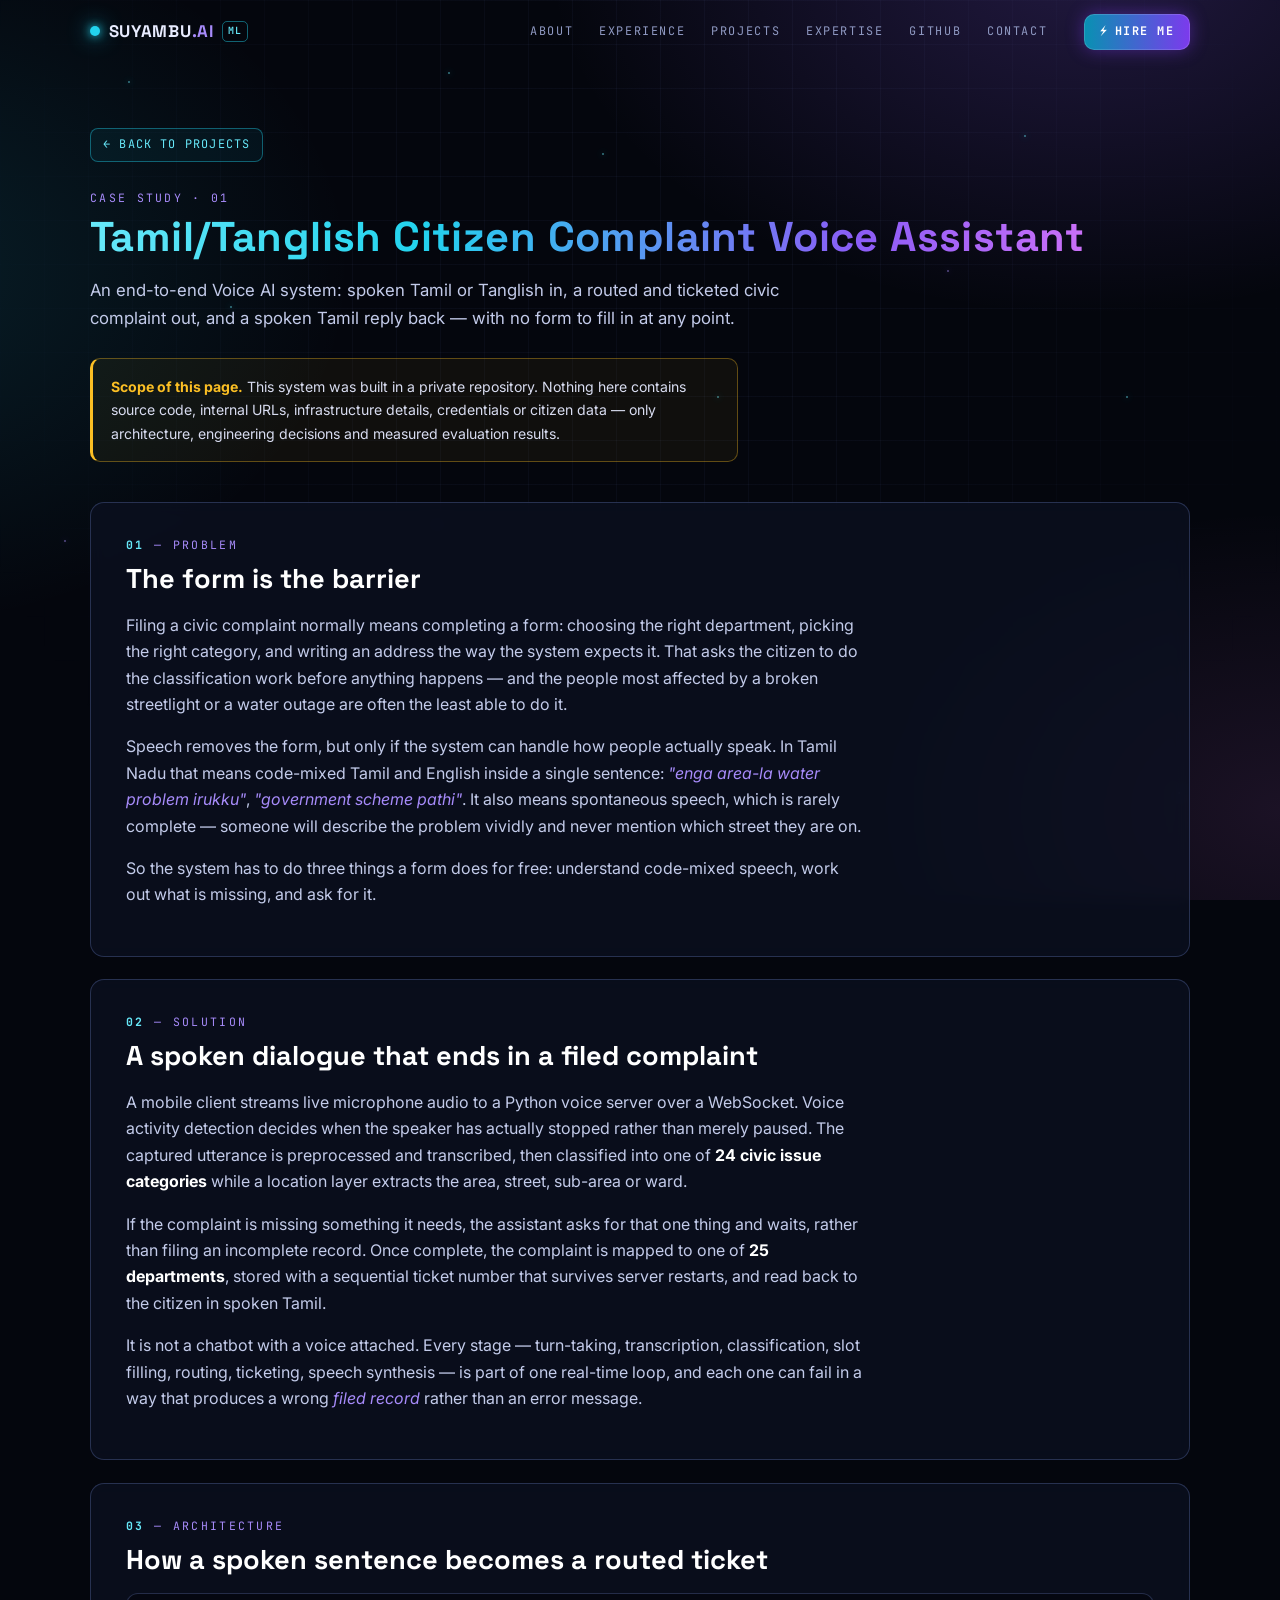
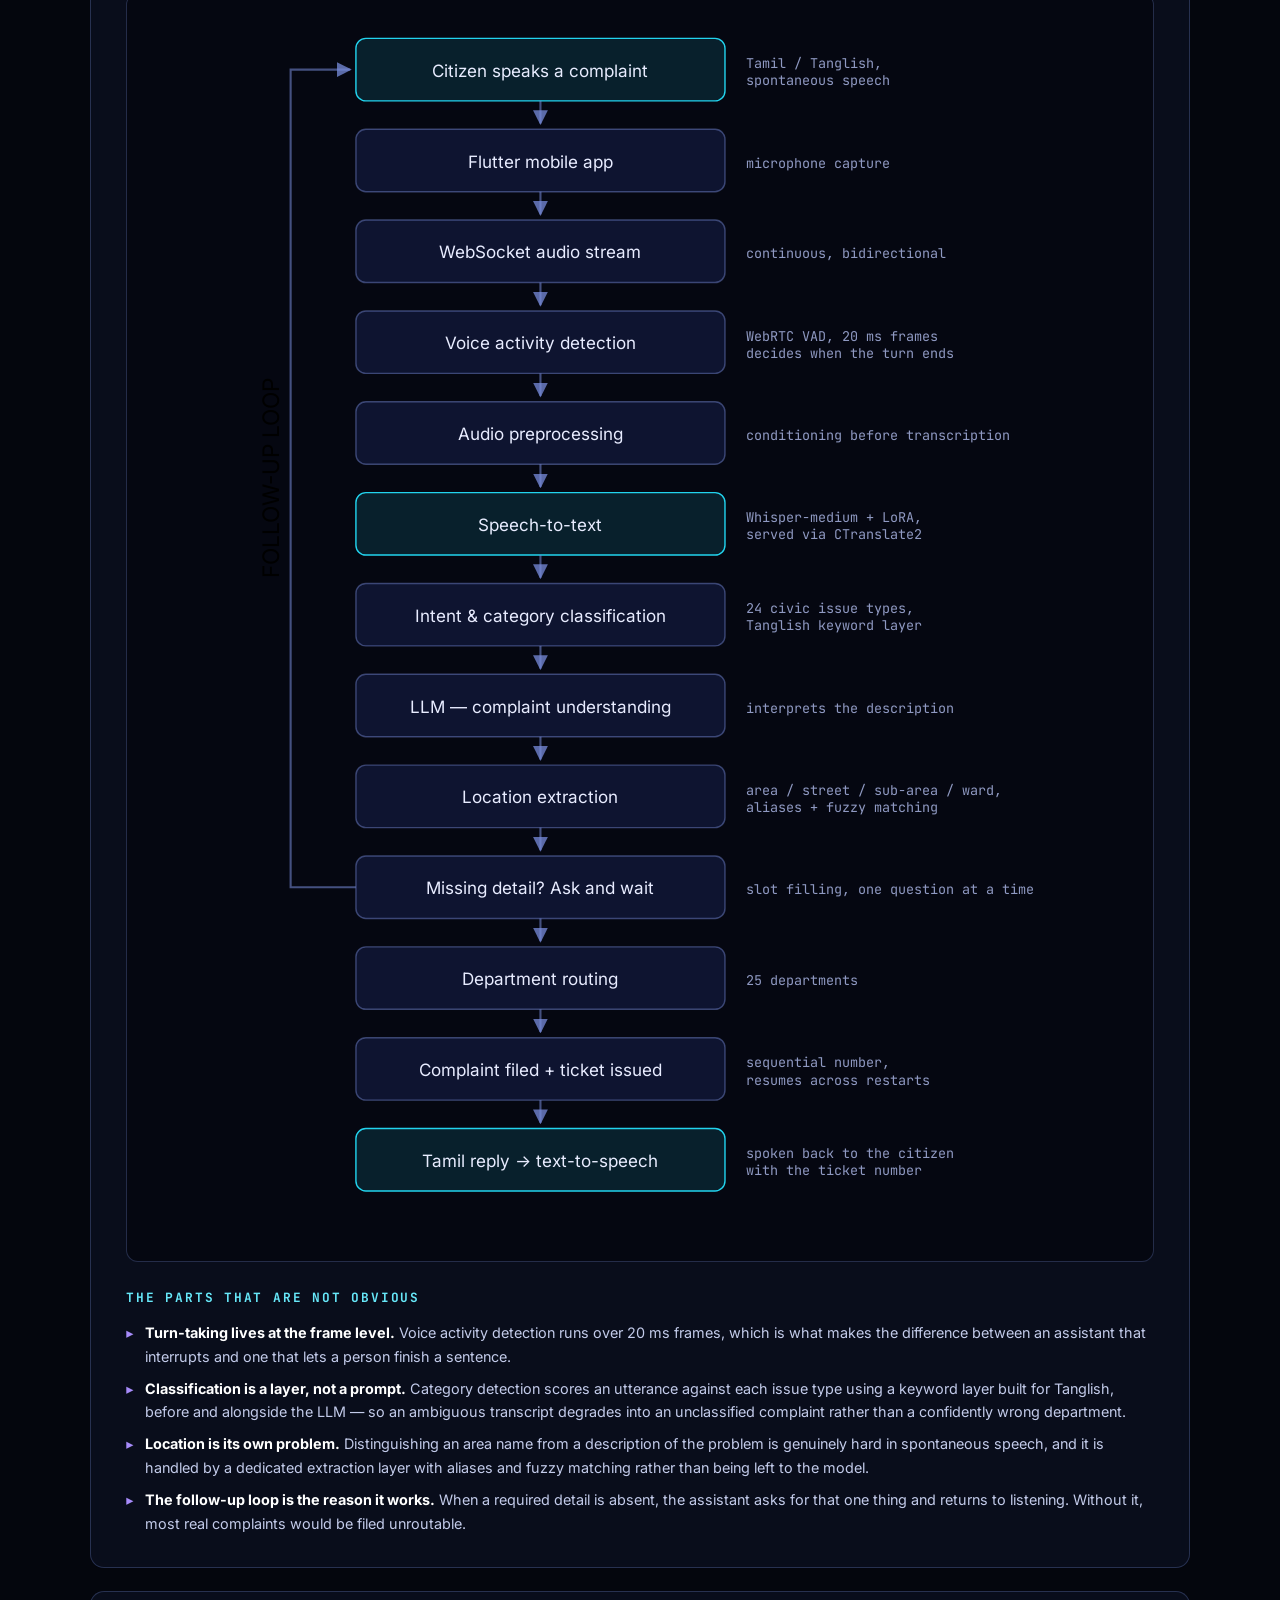
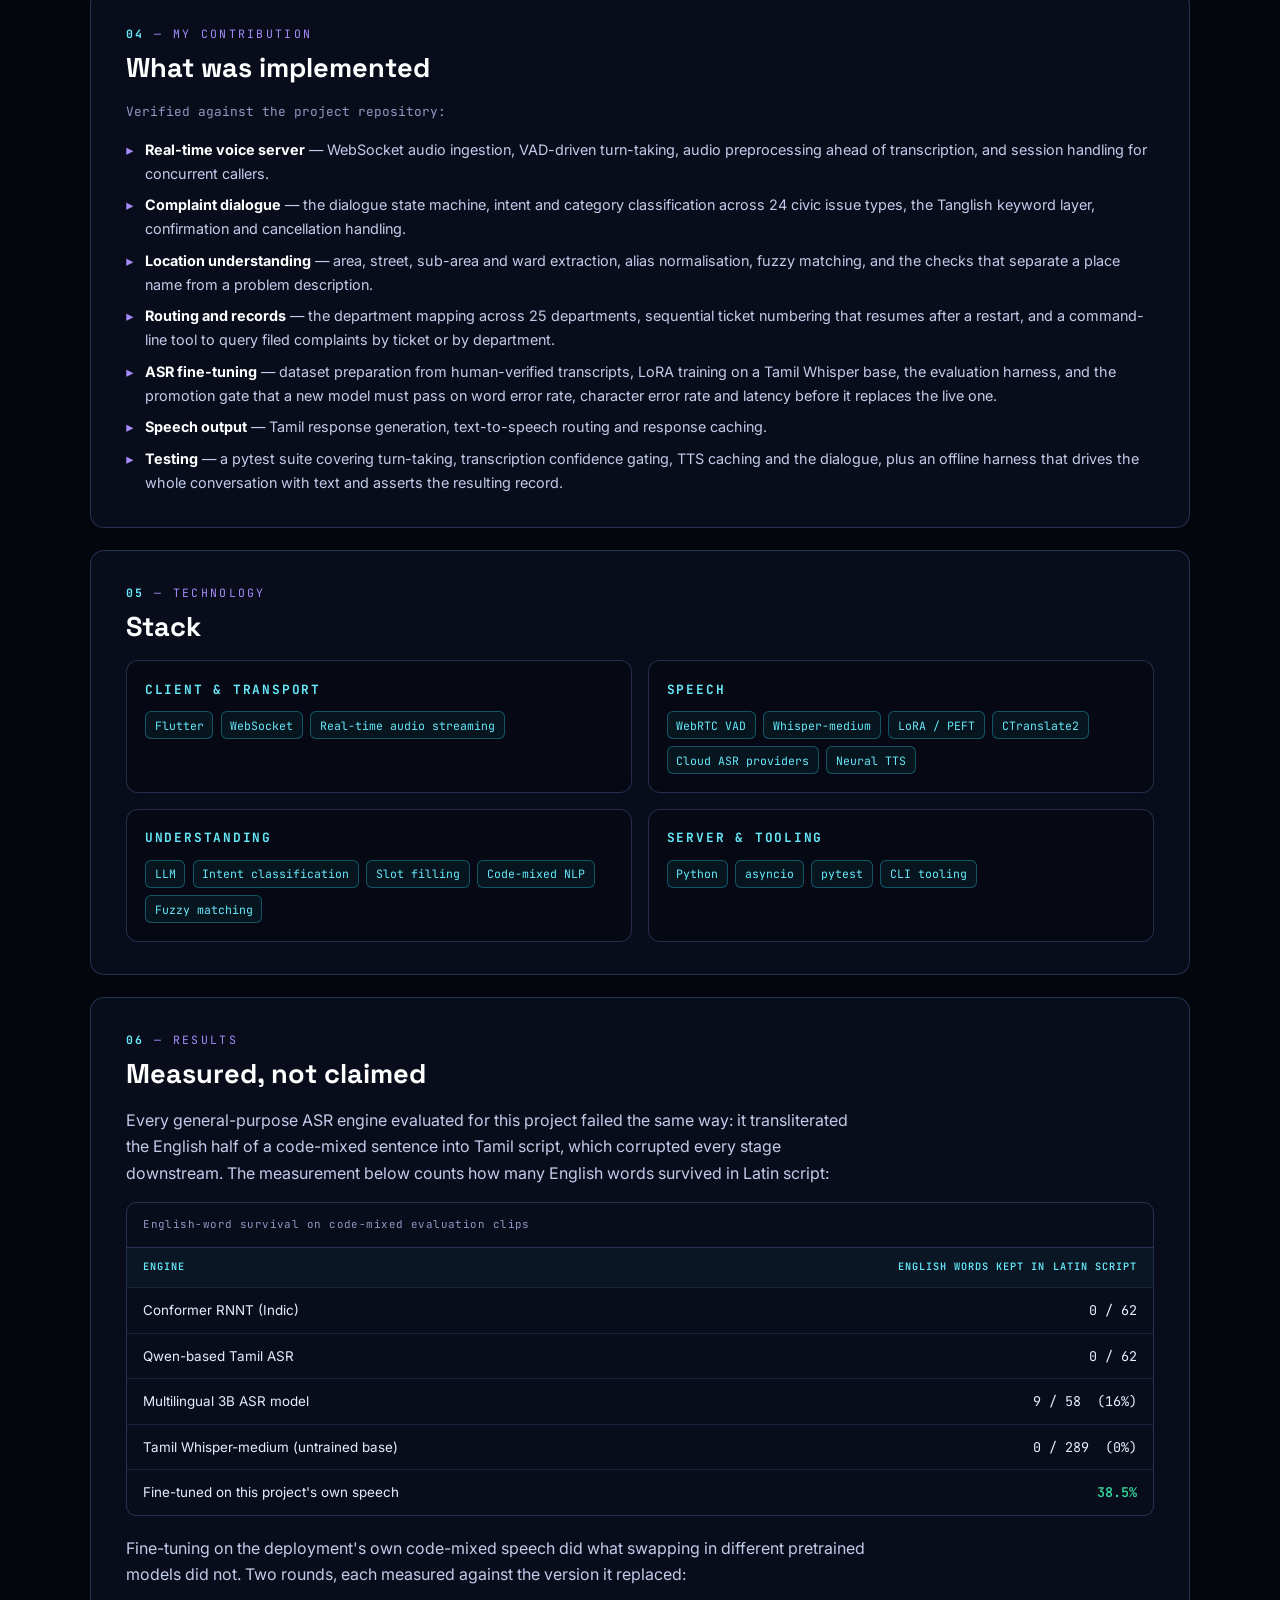
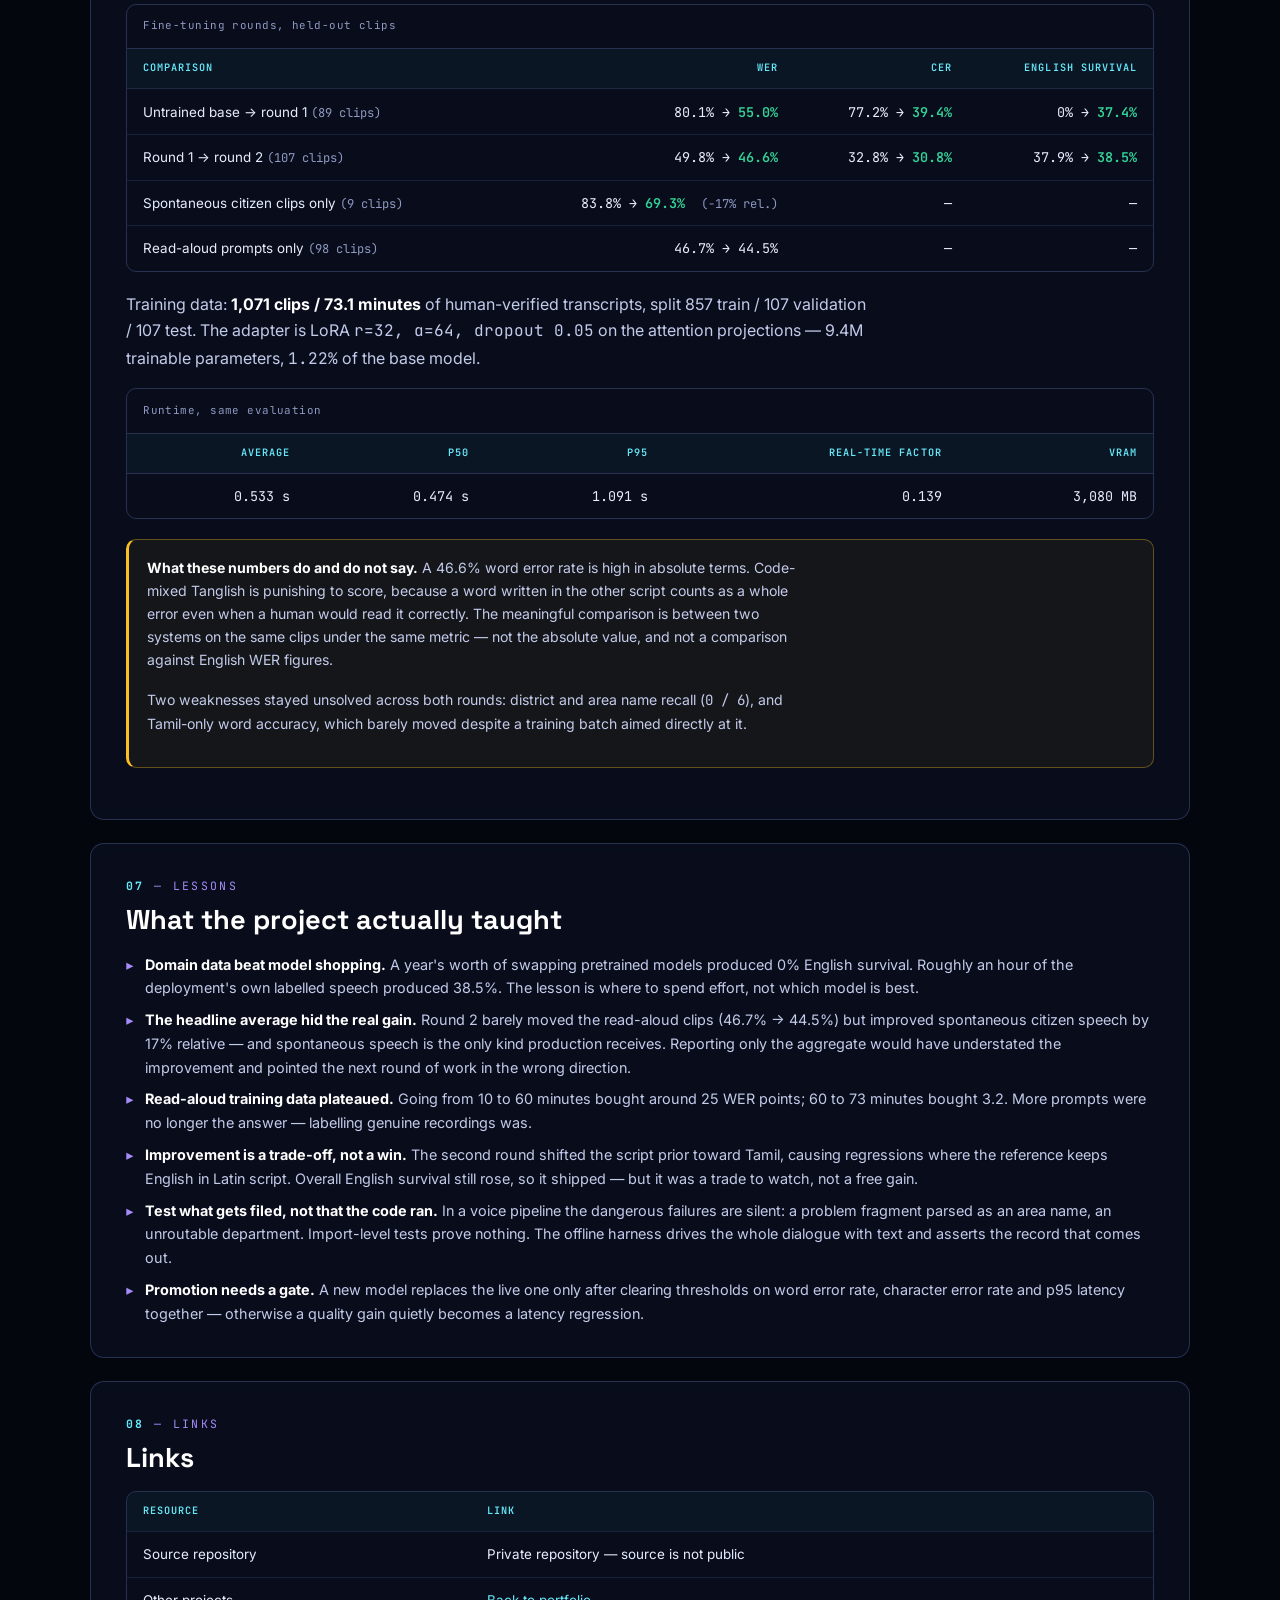
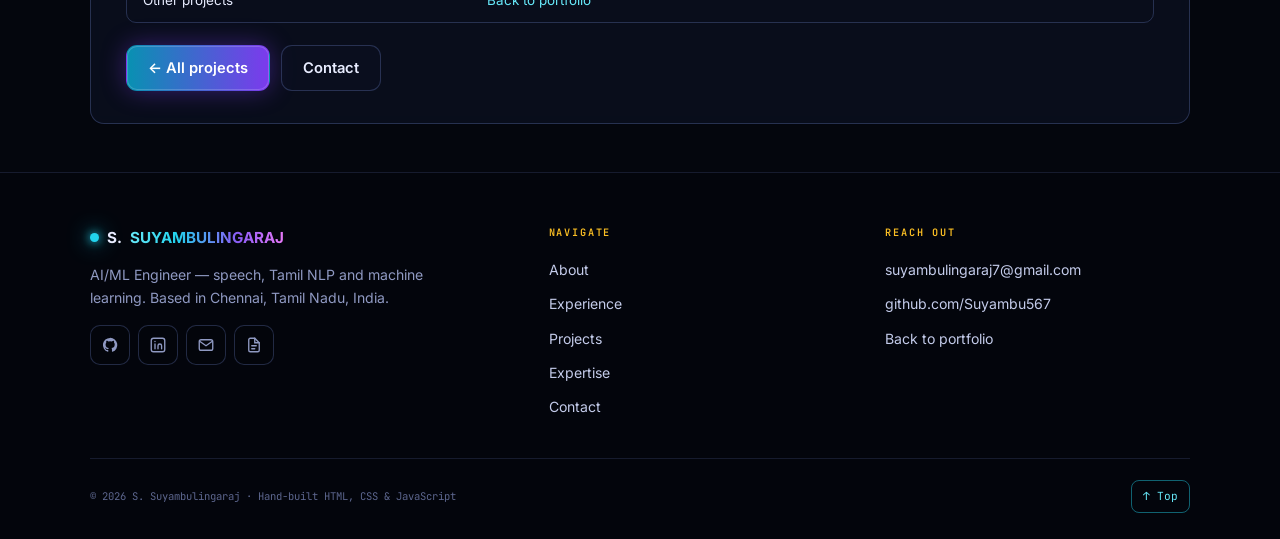
<file: case-study-voice-assistant.html>
<!DOCTYPE html>
<html lang="en">
<head>
<meta charset="utf-8">
<meta name="viewport" content="width=device-width, initial-scale=1">

<title>Case Study: Tamil/Tanglish Citizen Complaint Voice Assistant | S. Suyambulingaraj</title>
<meta name="description" content="Technical case study of an end-to-end Tamil/Tanglish voice assistant — architecture, speech recognition fine-tuning, dialogue design, department routing and measured results.">
<meta name="author" content="S. Suyambulingaraj">

<meta property="og:type" content="article">
<meta property="og:title" content="Case Study: Tamil/Tanglish Citizen Complaint Voice Assistant">
<meta property="og:description" content="From spoken Tamil to a routed civic complaint — architecture, ASR fine-tuning and measured evaluation results.">
<meta property="og:image" content="assets/favicon.svg">
<meta name="twitter:card" content="summary">

<link rel="icon" href="assets/favicon.svg" type="image/svg+xml">
<meta name="theme-color" content="#04060d">
<link rel="preconnect" href="https://fonts.googleapis.com">
<link rel="preconnect" href="https://fonts.gstatic.com" crossorigin>
<link rel="stylesheet" href="https://fonts.googleapis.com/css2?family=Inter:wght@400;500;600;700&family=JetBrains+Mono:wght@400;500;600;700&family=Space+Grotesk:wght@500;600;700&display=swap">
<link rel="stylesheet" href="css/hud.css">
<script src="js/hud.js" defer></script>
</head>

<body class="cs-page" id="top">
<a class="skip" href="#main">Skip to content</a>

<div class="atmo" aria-hidden="true">
  <div class="dust"><i style="left:47%;top:17%"></i><i style="left:56%;top:44%"></i><i style="left:15%;top:76%"></i><i style="left:18%;top:34%"></i><i style="left:80%;top:15%"></i><i style="left:70%;top:65%"></i><i style="left:10%;top:9%"></i><i style="left:61%;top:81%"></i><i style="left:34%;top:58%"></i><i style="left:88%;top:44%"></i><i style="left:35%;top:8%"></i><i style="left:5%;top:60%"></i><i style="left:92%;top:88%"></i><i style="left:26%;top:92%"></i><i style="left:74%;top:30%"></i></div>
</div>

<div class="progress" aria-hidden="true"></div>

<header class="nav" id="nav">
  <div class="wrap">
    <a class="brand" href="index.html" aria-label="S. Suyambulingaraj — portfolio home">
      <span class="brand-dot" aria-hidden="true"></span>
      <span>SUYAMBU<span class="ai">.AI</span></span>
      <span class="brand-badge" aria-hidden="true">ML</span>
    </a>
    <nav class="nav-links" aria-label="Primary">
      <a href="index.html#about">About</a>
      <a href="index.html#experience">Experience</a>
      <a href="index.html#projects">Projects</a>
      <a href="index.html#skills">Expertise</a>
      <a href="index.html#github">GitHub</a>
      <a href="index.html#contact">Contact</a>
    </nav>
    <div class="nav-tools">
      <a class="hire" href="index.html#contact"><span aria-hidden="true">⚡</span> HIRE ME</a>
      <button class="menu-btn" type="button" aria-expanded="false" aria-controls="mobile-menu" aria-label="Open menu"><span></span></button>
    </div>
  </div>
</header>
<nav class="mobile-menu" id="mobile-menu" aria-label="Mobile" hidden>
  <a href="index.html#about">About</a>
  <a href="index.html#experience">Experience</a>
  <a href="index.html#projects">Projects</a>
  <a href="index.html#skills">Expertise</a>
  <a href="index.html#github">GitHub</a>
  <a href="index.html#contact">Contact</a>
</nav>

<main id="main">
<section class="cs-hero">
  <div class="wrap">
    <a class="back-link" href="index.html#voice-assistant">← Back to projects</a>
    <span class="eyebrow">Case study · 01</span>
    <h1 style="font-size:clamp(1.8rem,4.5vw,2.6rem)">Tamil/Tanglish Citizen Complaint Voice Assistant</h1>
    <p class="pitch">
      An end-to-end Voice AI system: spoken Tamil or Tanglish in, a routed and
      ticketed civic complaint out, and a spoken Tamil reply back — with no form
      to fill in at any point.
    </p>
    <div class="note">
      <p><strong>Scope of this page.</strong> This system was built in a private
      repository. Nothing here contains source code, internal URLs, infrastructure
      details, credentials or citizen data — only architecture, engineering
      decisions and measured evaluation results.</p>
    </div>
  </div>
</section>

<div class="wrap">

<!-- 01 -->
<section class="cs-step">
  <span class="eyebrow"><b>01</b> — Problem</span>
  <h2>The form is the barrier</h2>
  <p>
    Filing a civic complaint normally means completing a form: choosing the right
    department, picking the right category, and writing an address the way the
    system expects it. That asks the citizen to do the classification work before
    anything happens — and the people most affected by a broken streetlight or a
    water outage are often the least able to do it.
  </p>
  <p>
    Speech removes the form, but only if the system can handle how people actually
    speak. In Tamil Nadu that means code-mixed Tamil and English inside a single
    sentence: <em>"enga area-la water problem irukku"</em>,
    <em>"government scheme pathi"</em>. It also means spontaneous speech, which is
    rarely complete — someone will describe the problem vividly and never mention
    which street they are on.
  </p>
  <p>So the system has to do three things a form does for free: understand
    code-mixed speech, work out what is missing, and ask for it.</p>
</section>

<!-- 02 -->
<section class="cs-step">
  <span class="eyebrow"><b>02</b> — Solution</span>
  <h2>A spoken dialogue that ends in a filed complaint</h2>
  <p>
    A mobile client streams live microphone audio to a Python voice server over a
    WebSocket. Voice activity detection decides when the speaker has actually
    stopped rather than merely paused. The captured utterance is preprocessed and
    transcribed, then classified into one of <strong>24 civic issue categories</strong>
    while a location layer extracts the area, street, sub-area or ward.
  </p>
  <p>
    If the complaint is missing something it needs, the assistant asks for that one
    thing and waits, rather than filing an incomplete record. Once complete, the
    complaint is mapped to one of <strong>25 departments</strong>, stored with a
    sequential ticket number that survives server restarts, and read back to the
    citizen in spoken Tamil.
  </p>
  <p>
    It is not a chatbot with a voice attached. Every stage — turn-taking,
    transcription, classification, slot filling, routing, ticketing, speech
    synthesis — is part of one real-time loop, and each one can fail in a way that
    produces a wrong <em>filed record</em> rather than an error message.
  </p>
</section>

<!-- 03 -->
<section class="cs-step">
  <span class="eyebrow"><b>03</b> — Architecture</span>
  <h2>How a spoken sentence becomes a routed ticket</h2>

  <div class="diagram">
    <svg viewBox="0 0 700 870" role="img" aria-labelledby="arch-title arch-desc">
      <title id="arch-title">End-to-end voice assistant architecture</title>
      <desc id="arch-desc">A thirteen-stage vertical pipeline. A citizen speaks into a
        Flutter app, which streams audio over a WebSocket to a Python voice server.
        Voice activity detection segments the speech, audio preprocessing prepares it,
        and a fine-tuned Whisper model transcribes it. The text is classified into a
        civic issue category, understood by an LLM, and mined for location details.
        When a detail is missing the assistant asks a follow-up question and loops
        back to the citizen. The completed complaint is routed to a department, filed
        with a ticket number, and returned to the citizen as spoken Tamil.</desc>
      <defs>
        <marker id="a2" viewBox="0 0 10 10" refX="9" refY="5" markerWidth="7"
                markerHeight="7" orient="auto-start-reverse">
          <path d="M0 0 L10 5 L0 10 z" class="d-arrow"/>
        </marker>
      </defs>

      <!-- loop-back for follow-up questions -->
      <path class="d-line" d="M150 618 H104 V42 H146" marker-end="url(#a2)"/>
      <text class="d-group-label" transform="rotate(-90 96 330)" x="96" y="330"
            text-anchor="middle">FOLLOW-UP LOOP</text>

      <!-- 00 citizen -->
      <rect class="d-box-a" x="150" y="20" width="260" height="44" rx="7"/>
      <text class="d-label" x="280" y="47" text-anchor="middle">Citizen speaks a complaint</text>
      <text class="d-sub" x="425" y="41">Tamil / Tanglish,</text>
      <text class="d-sub" x="425" y="53">spontaneous speech</text>
      <path class="d-line" d="M280 64 V80" marker-end="url(#a2)"/>

      <!-- 01 flutter -->
      <rect class="d-box" x="150" y="84" width="260" height="44" rx="7"/>
      <text class="d-label" x="280" y="111" text-anchor="middle">Flutter mobile app</text>
      <text class="d-sub" x="425" y="111">microphone capture</text>
      <path class="d-line" d="M280 128 V144" marker-end="url(#a2)"/>

      <!-- 02 websocket -->
      <rect class="d-box" x="150" y="148" width="260" height="44" rx="7"/>
      <text class="d-label" x="280" y="175" text-anchor="middle">WebSocket audio stream</text>
      <text class="d-sub" x="425" y="175">continuous, bidirectional</text>
      <path class="d-line" d="M280 192 V208" marker-end="url(#a2)"/>

      <!-- 03 vad -->
      <rect class="d-box" x="150" y="212" width="260" height="44" rx="7"/>
      <text class="d-label" x="280" y="239" text-anchor="middle">Voice activity detection</text>
      <text class="d-sub" x="425" y="233">WebRTC VAD, 20 ms frames</text>
      <text class="d-sub" x="425" y="245">decides when the turn ends</text>
      <path class="d-line" d="M280 256 V272" marker-end="url(#a2)"/>

      <!-- 04 preprocess -->
      <rect class="d-box" x="150" y="276" width="260" height="44" rx="7"/>
      <text class="d-label" x="280" y="303" text-anchor="middle">Audio preprocessing</text>
      <text class="d-sub" x="425" y="303">conditioning before transcription</text>
      <path class="d-line" d="M280 320 V336" marker-end="url(#a2)"/>

      <!-- 05 stt -->
      <rect class="d-box-a" x="150" y="340" width="260" height="44" rx="7"/>
      <text class="d-label" x="280" y="367" text-anchor="middle">Speech-to-text</text>
      <text class="d-sub" x="425" y="361">Whisper-medium + LoRA,</text>
      <text class="d-sub" x="425" y="373">served via CTranslate2</text>
      <path class="d-line" d="M280 384 V400" marker-end="url(#a2)"/>

      <!-- 06 intent -->
      <rect class="d-box" x="150" y="404" width="260" height="44" rx="7"/>
      <text class="d-label" x="280" y="431" text-anchor="middle">Intent &amp; category classification</text>
      <text class="d-sub" x="425" y="425">24 civic issue types,</text>
      <text class="d-sub" x="425" y="437">Tanglish keyword layer</text>
      <path class="d-line" d="M280 448 V464" marker-end="url(#a2)"/>

      <!-- 07 llm -->
      <rect class="d-box" x="150" y="468" width="260" height="44" rx="7"/>
      <text class="d-label" x="280" y="495" text-anchor="middle">LLM — complaint understanding</text>
      <text class="d-sub" x="425" y="495">interprets the description</text>
      <path class="d-line" d="M280 512 V528" marker-end="url(#a2)"/>

      <!-- 08 location -->
      <rect class="d-box" x="150" y="532" width="260" height="44" rx="7"/>
      <text class="d-label" x="280" y="559" text-anchor="middle">Location extraction</text>
      <text class="d-sub" x="425" y="553">area / street / sub-area / ward,</text>
      <text class="d-sub" x="425" y="565">aliases + fuzzy matching</text>
      <path class="d-line" d="M280 576 V592" marker-end="url(#a2)"/>

      <!-- 09 followup -->
      <rect class="d-box" x="150" y="596" width="260" height="44" rx="7"/>
      <text class="d-label" x="280" y="623" text-anchor="middle">Missing detail? Ask and wait</text>
      <text class="d-sub" x="425" y="623">slot filling, one question at a time</text>
      <path class="d-line" d="M280 640 V656" marker-end="url(#a2)"/>

      <!-- 10 routing -->
      <rect class="d-box" x="150" y="660" width="260" height="44" rx="7"/>
      <text class="d-label" x="280" y="687" text-anchor="middle">Department routing</text>
      <text class="d-sub" x="425" y="687">25 departments</text>
      <path class="d-line" d="M280 704 V720" marker-end="url(#a2)"/>

      <!-- 11 file -->
      <rect class="d-box" x="150" y="724" width="260" height="44" rx="7"/>
      <text class="d-label" x="280" y="751" text-anchor="middle">Complaint filed + ticket issued</text>
      <text class="d-sub" x="425" y="745">sequential number,</text>
      <text class="d-sub" x="425" y="757">resumes across restarts</text>
      <path class="d-line" d="M280 768 V784" marker-end="url(#a2)"/>

      <!-- 12 tts -->
      <rect class="d-box-a" x="150" y="788" width="260" height="44" rx="7"/>
      <text class="d-label" x="280" y="815" text-anchor="middle">Tamil reply → text-to-speech</text>
      <text class="d-sub" x="425" y="809">spoken back to the citizen</text>
      <text class="d-sub" x="425" y="821">with the ticket number</text>
    </svg>
  </div>

  <h3>The parts that are not obvious</h3>
  <ul class="tight">
    <li><strong>Turn-taking lives at the frame level.</strong> Voice activity detection
      runs over 20&nbsp;ms frames, which is what makes the difference between an
      assistant that interrupts and one that lets a person finish a sentence.</li>
    <li><strong>Classification is a layer, not a prompt.</strong> Category detection
      scores an utterance against each issue type using a keyword layer built for
      Tanglish, before and alongside the LLM — so an ambiguous transcript degrades
      into an unclassified complaint rather than a confidently wrong department.</li>
    <li><strong>Location is its own problem.</strong> Distinguishing an area name from
      a description of the problem is genuinely hard in spontaneous speech, and it is
      handled by a dedicated extraction layer with aliases and fuzzy matching rather
      than being left to the model.</li>
    <li><strong>The follow-up loop is the reason it works.</strong> When a required
      detail is absent, the assistant asks for that one thing and returns to listening.
      Without it, most real complaints would be filed unroutable.</li>
  </ul>
</section>

<!-- 04 -->
<section class="cs-step">
  <span class="eyebrow"><b>04</b> — My contribution</span>
  <h2>What was implemented</h2>
  <p class="mono" style="font-size:.8rem;color:var(--muted)">Verified against the project repository:</p>
  <ul class="tight">
    <li><strong>Real-time voice server</strong> — WebSocket audio ingestion, VAD-driven
      turn-taking, audio preprocessing ahead of transcription, and session handling for
      concurrent callers.</li>
    <li><strong>Complaint dialogue</strong> — the dialogue state machine, intent and
      category classification across 24 civic issue types, the Tanglish keyword layer,
      confirmation and cancellation handling.</li>
    <li><strong>Location understanding</strong> — area, street, sub-area and ward
      extraction, alias normalisation, fuzzy matching, and the checks that separate a
      place name from a problem description.</li>
    <li><strong>Routing and records</strong> — the department mapping across 25
      departments, sequential ticket numbering that resumes after a restart, and a
      command-line tool to query filed complaints by ticket or by department.</li>
    <li><strong>ASR fine-tuning</strong> — dataset preparation from human-verified
      transcripts, LoRA training on a Tamil Whisper base, the evaluation harness, and
      the promotion gate that a new model must pass on word error rate, character error
      rate and latency before it replaces the live one.</li>
    <li><strong>Speech output</strong> — Tamil response generation, text-to-speech
      routing and response caching.</li>
    <li><strong>Testing</strong> — a pytest suite covering turn-taking, transcription
      confidence gating, TTS caching and the dialogue, plus an offline harness that
      drives the whole conversation with text and asserts the resulting record.</li>
  </ul>
</section>

<!-- 05 -->
<section class="cs-step">
  <span class="eyebrow"><b>05</b> — Technology</span>
  <h2>Stack</h2>
  <div class="skill-grid">
    <div class="skill-card">
      <h3>Client &amp; transport</h3>
      <ul class="tags"><li>Flutter</li><li>WebSocket</li><li>Real-time audio streaming</li></ul>
    </div>
    <div class="skill-card">
      <h3>Speech</h3>
      <ul class="tags">
        <li>WebRTC VAD</li><li>Whisper-medium</li><li>LoRA / PEFT</li>
        <li>CTranslate2</li><li>Cloud ASR providers</li><li>Neural TTS</li>
      </ul>
    </div>
    <div class="skill-card">
      <h3>Understanding</h3>
      <ul class="tags">
        <li>LLM</li><li>Intent classification</li><li>Slot filling</li>
        <li>Code-mixed NLP</li><li>Fuzzy matching</li>
      </ul>
    </div>
    <div class="skill-card">
      <h3>Server &amp; tooling</h3>
      <ul class="tags"><li>Python</li><li>asyncio</li><li>pytest</li><li>CLI tooling</li></ul>
    </div>
  </div>
</section>

<!-- 06 -->
<section class="cs-step">
  <span class="eyebrow"><b>06</b> — Results</span>
  <h2>Measured, not claimed</h2>
  <p>
    Every general-purpose ASR engine evaluated for this project failed the same way:
    it transliterated the English half of a code-mixed sentence into Tamil script,
    which corrupted every stage downstream. The measurement below counts how many
    English words survived in Latin script:
  </p>
  <div class="table-scroll">
    <table>
      <caption>English-word survival on code-mixed evaluation clips</caption>
      <thead><tr><th>Engine</th><th class="num">English words kept in Latin script</th></tr></thead>
      <tbody>
        <tr><td>Conformer RNNT (Indic)</td><td class="num">0 / 62</td></tr>
        <tr><td>Qwen-based Tamil ASR</td><td class="num">0 / 62</td></tr>
        <tr><td>Multilingual 3B ASR model</td><td class="num">9 / 58 &nbsp;(16%)</td></tr>
        <tr><td>Tamil Whisper-medium (untrained base)</td><td class="num">0 / 289 &nbsp;(0%)</td></tr>
        <tr><td>Fine-tuned on this project's own speech</td><td class="num win">38.5%</td></tr>
      </tbody>
    </table>
  </div>
  <p>
    Fine-tuning on the deployment's own code-mixed speech did what swapping in
    different pretrained models did not. Two rounds, each measured against the
    version it replaced:
  </p>
  <div class="table-scroll">
    <table>
      <caption>Fine-tuning rounds, held-out clips</caption>
      <thead>
        <tr><th>Comparison</th><th class="num">WER</th><th class="num">CER</th><th class="num">English survival</th></tr>
      </thead>
      <tbody>
        <tr>
          <td>Untrained base → round 1 <span class="mono">(89 clips)</span></td>
          <td class="num">80.1% → <span class="win">55.0%</span></td>
          <td class="num">77.2% → <span class="win">39.4%</span></td>
          <td class="num">0% → <span class="win">37.4%</span></td>
        </tr>
        <tr>
          <td>Round 1 → round 2 <span class="mono">(107 clips)</span></td>
          <td class="num">49.8% → <span class="win">46.6%</span></td>
          <td class="num">32.8% → <span class="win">30.8%</span></td>
          <td class="num">37.9% → <span class="win">38.5%</span></td>
        </tr>
        <tr>
          <td>Spontaneous citizen clips only <span class="mono">(9 clips)</span></td>
          <td class="num">83.8% → <span class="win">69.3%</span> &nbsp;<span class="mono">(−17% rel.)</span></td>
          <td class="num">—</td><td class="num">—</td>
        </tr>
        <tr>
          <td>Read-aloud prompts only <span class="mono">(98 clips)</span></td>
          <td class="num">46.7% → 44.5%</td><td class="num">—</td><td class="num">—</td>
        </tr>
      </tbody>
    </table>
  </div>
  <p>
    Training data: <strong>1,071 clips / 73.1 minutes</strong> of human-verified
    transcripts, split 857 train / 107 validation / 107 test. The adapter is LoRA
    <span class="mono">r=32, α=64, dropout 0.05</span> on the attention projections —
    9.4M trainable parameters, <span class="mono">1.22%</span> of the base model.
  </p>
  <div class="table-scroll">
    <table>
      <caption>Runtime, same evaluation</caption>
      <thead><tr><th class="num">Average</th><th class="num">p50</th><th class="num">p95</th><th class="num">Real-time factor</th><th class="num">VRAM</th></tr></thead>
      <tbody>
        <tr><td class="num">0.533 s</td><td class="num">0.474 s</td><td class="num">1.091 s</td><td class="num">0.139</td><td class="num">3,080 MB</td></tr>
      </tbody>
    </table>
  </div>
  <div class="note">
    <p><strong>What these numbers do and do not say.</strong> A 46.6% word error rate
    is high in absolute terms. Code-mixed Tanglish is punishing to score, because a
    word written in the other script counts as a whole error even when a human would
    read it correctly. The meaningful comparison is between two systems on the same
    clips under the same metric — not the absolute value, and not a comparison against
    English WER figures.</p>
    <p>Two weaknesses stayed unsolved across both rounds: district and area name recall
    (<span class="mono">0 / 6</span>), and Tamil-only word accuracy, which barely moved
    despite a training batch aimed directly at it.</p>
  </div>
</section>

<!-- 07 -->
<section class="cs-step">
  <span class="eyebrow"><b>07</b> — Lessons</span>
  <h2>What the project actually taught</h2>
  <ul class="tight">
    <li><strong>Domain data beat model shopping.</strong> A year's worth of swapping
      pretrained models produced 0% English survival. Roughly an hour of the
      deployment's own labelled speech produced 38.5%. The lesson is where to spend
      effort, not which model is best.</li>
    <li><strong>The headline average hid the real gain.</strong> Round 2 barely moved
      the read-aloud clips (46.7% → 44.5%) but improved spontaneous citizen speech by
      17% relative — and spontaneous speech is the only kind production receives.
      Reporting only the aggregate would have understated the improvement and pointed
      the next round of work in the wrong direction.</li>
    <li><strong>Read-aloud training data plateaued.</strong> Going from 10 to 60 minutes
      bought around 25 WER points; 60 to 73 minutes bought 3.2. More prompts were no
      longer the answer — labelling genuine recordings was.</li>
    <li><strong>Improvement is a trade-off, not a win.</strong> The second round shifted
      the script prior toward Tamil, causing regressions where the reference keeps
      English in Latin script. Overall English survival still rose, so it shipped — but
      it was a trade to watch, not a free gain.</li>
    <li><strong>Test what gets filed, not that the code ran.</strong> In a voice pipeline
      the dangerous failures are silent: a problem fragment parsed as an area name, an
      unroutable department. Import-level tests prove nothing. The offline harness drives
      the whole dialogue with text and asserts the record that comes out.</li>
    <li><strong>Promotion needs a gate.</strong> A new model replaces the live one only
      after clearing thresholds on word error rate, character error rate and p95 latency
      together — otherwise a quality gain quietly becomes a latency regression.</li>
  </ul>
</section>

<!-- 08 -->
<section class="cs-step">
  <span class="eyebrow"><b>08</b> — Links</span>
  <h2>Links</h2>
  <div class="table-scroll">
    <table>
      <thead><tr><th>Resource</th><th>Link</th></tr></thead>
      <tbody>
        <tr><td>Source repository</td><td>Private repository — source is not public</td></tr>
        <tr><td>Other projects</td><td><a href="index.html#projects">Back to portfolio</a></td></tr>
      </tbody>
    </table>
  </div>
  <div class="cta-row">
    <a class="btn btn-primary" href="index.html#projects">← All projects</a>
    <a class="btn" href="index.html#contact">Contact</a>
  </div>
</section>

</div>
</main>

<footer class="footer">
  <div class="wrap">
    <div class="f-grid">
      <div class="f-col">
        <span class="f-brand"><span class="brand-dot" aria-hidden="true"></span>S. <span class="grad">SUYAMBULINGARAJ</span></span>
        <p>AI/ML Engineer — speech, Tamil NLP and machine learning. Based in Chennai, Tamil Nadu, India.</p>
        <div class="f-social">
          <a class="icon-btn" href="https://github.com/Suyambu567" rel="noopener" aria-label="GitHub"><svg viewBox="0 0 24 24" fill="currentColor"><path d="M12 2.5a9.5 9.5 0 0 0-3 18.5c.5.1.7-.2.7-.5v-1.8c-2.6.6-3.2-1.1-3.2-1.1-.4-1.1-1-1.4-1-1.4-.9-.6.1-.6.1-.6.9.1 1.4 1 1.4 1 .8 1.4 2.2 1 2.8.8.1-.6.3-1 .6-1.3-2.1-.2-4.3-1-4.3-4.7 0-1 .4-1.9 1-2.6-.1-.2-.4-1.2.1-2.5 0 0 .8-.3 2.6 1a9 9 0 0 1 4.8 0c1.8-1.3 2.6-1 2.6-1 .5 1.3.2 2.3.1 2.5.6.7 1 1.5 1 2.6 0 3.7-2.2 4.5-4.3 4.7.3.3.6.9.6 1.8v2.6c0 .3.2.6.7.5A9.5 9.5 0 0 0 12 2.5z"/></svg></a>
          <a class="icon-btn" href="https://www.linkedin.com/in/suyambulingaraj-s-165590250/" rel="noopener" aria-label="LinkedIn"><svg viewBox="0 0 24 24" fill="none" stroke="currentColor" stroke-width="1.8"><rect x="3" y="3" width="18" height="18" rx="3"/><path d="M8 10.5V17M8 7.2v.1M12 17v-4a2.4 2.4 0 0 1 4.8 0v4" stroke-linecap="round"/></svg></a>
          <a class="icon-btn" href="mailto:suyambulingaraj7@gmail.com" aria-label="Email"><svg viewBox="0 0 24 24" fill="none" stroke="currentColor" stroke-width="1.8"><rect x="3" y="5" width="18" height="14" rx="2.5"/><path d="M3.5 7l8.5 6 8.5-6"/></svg></a>
          <a class="icon-btn" href="Suyambulingaraj_Resume_ATS.pdf" aria-label="Résumé PDF"><svg viewBox="0 0 24 24" fill="none" stroke="currentColor" stroke-width="1.8"><path d="M13 3H7a2 2 0 0 0-2 2v14a2 2 0 0 0 2 2h10a2 2 0 0 0 2-2V9z"/><path d="M13 3v6h6M9 13h6M9 17h4" stroke-linecap="round"/></svg></a>
        </div>
      </div>
      <div class="f-col">
        <h4>Navigate</h4>
        <ul>
          <li><a href="index.html#about">About</a></li>
          <li><a href="index.html#experience">Experience</a></li>
          <li><a href="index.html#projects">Projects</a></li>
          <li><a href="index.html#skills">Expertise</a></li>
          <li><a href="index.html#contact">Contact</a></li>
        </ul>
      </div>
      <div class="f-col">
        <h4>Reach out</h4>
        <ul>
          <li><a href="mailto:suyambulingaraj7@gmail.com">suyambulingaraj7@gmail.com</a></li>
          <li><a href="https://github.com/Suyambu567" rel="noopener">github.com/Suyambu567</a></li>
          <li><a href="index.html">Back to portfolio</a></li>
        </ul>
      </div>
    </div>
    <div class="f-bottom">
      <span>© 2026 S. Suyambulingaraj · Hand-built HTML, CSS &amp; JavaScript</span>
      <a class="top-btn" href="#top">&uarr; Top</a>
    </div>
  </div>
</footer>

<div class="toast" id="toast" role="status" aria-live="polite"></div>

</body>
</html>
</file>
<file: css/hud.css>
/* =====================================================================
   HUD theme — index.html only.
   A dark "neural core" heads-up-display: cyan + violet signal colours on
   near-black, monospace system labels, neon-edged panels, a scroll rail
   with a bot mascot. case-study-voice-assistant.html keeps css/styles.css.
   ===================================================================== */

:root {
  --bg: #04060d;
  --bg-2: #070a15;
  --panel: rgba(12, 17, 34, .72);
  --panel-solid: #0b1022;
  --panel-2: rgba(20, 27, 52, .7);
  --line: rgba(120, 140, 220, .16);
  --line-2: rgba(120, 140, 220, .28);
  --text: #e8ecff;
  --muted: #8f99c2;
  --dim: #5d678f;
  --cyan: #22d3ee;
  --cyan-2: #67e8f9;
  --violet: #8b5cf6;
  --violet-2: #a78bfa;
  --pink: #e879f9;
  --green: #34d399;
  --amber: #fbbf24;
  --grad: linear-gradient(90deg, #67e8f9 0%, #22d3ee 30%, #8b5cf6 70%, #e879f9 100%);
  --grad-btn: linear-gradient(90deg, #0891b2, #7c3aed);
  --glow-c: 0 0 0 1px rgba(34, 211, 238, .35), 0 0 24px rgba(34, 211, 238, .18);
  --glow-v: 0 0 0 1px rgba(139, 92, 246, .4), 0 0 28px rgba(139, 92, 246, .2);
  --sans: "Inter", ui-sans-serif, system-ui, -apple-system, "Segoe UI", Roboto, sans-serif;
  --display: "Space Grotesk", var(--sans);
  --mono: "JetBrains Mono", ui-monospace, SFMono-Regular, Menlo, Consolas, monospace;
  --tamil: "Noto Sans Tamil", "Latha", var(--sans);
  --r: 14px;
  --wrap: 1180px;
  --nav-h: 64px;
  color-scheme: dark;
}

*, *::before, *::after { box-sizing: border-box; }
html { scroll-behavior: smooth; scroll-padding-top: calc(var(--nav-h) + 16px); -webkit-text-size-adjust: 100%; }
@media (prefers-reduced-motion: reduce) { html { scroll-behavior: auto; } }

body {
  margin: 0;
  background: var(--bg);
  color: var(--text);
  font-family: var(--sans);
  font-size: 16px;
  line-height: 1.65;
  overflow-x: hidden;
  -webkit-font-smoothing: antialiased;
}
body.no-scroll { overflow: hidden; }

/* Atmosphere: fixed glows + grid + dust behind everything. */
.atmo { position: fixed; inset: 0; z-index: -1; pointer-events: none; overflow: hidden; }
.atmo::before {
  content: ""; position: absolute; inset: 0;
  background:
    radial-gradient(900px 600px at 85% -5%, rgba(139, 92, 246, .22), transparent 60%),
    radial-gradient(800px 600px at -10% 30%, rgba(34, 211, 238, .12), transparent 60%),
    radial-gradient(700px 500px at 100% 90%, rgba(232, 121, 249, .1), transparent 60%),
    var(--bg);
}
.atmo::after {
  content: ""; position: absolute; inset: 0;
  background-image:
    linear-gradient(rgba(120, 140, 220, .05) 1px, transparent 1px),
    linear-gradient(90deg, rgba(120, 140, 220, .05) 1px, transparent 1px);
  background-size: 44px 44px;
  mask-image: radial-gradient(ellipse at 50% 30%, #000 30%, transparent 80%);
  -webkit-mask-image: radial-gradient(ellipse at 50% 30%, #000 30%, transparent 80%);
}
.dust i {
  position: absolute; width: 2px; height: 2px; border-radius: 50%;
  background: var(--cyan-2); opacity: .5; box-shadow: 0 0 6px var(--cyan);
  animation: twinkle 4s ease-in-out infinite;
}
.dust i:nth-child(3n) { background: var(--violet-2); box-shadow: 0 0 6px var(--violet); animation-delay: 1.3s; }
.dust i:nth-child(4n) { animation-delay: 2.4s; animation-duration: 5.5s; }
@keyframes twinkle { 0%, 100% { opacity: .15; } 50% { opacity: .8; } }

a { color: var(--cyan-2); text-decoration: none; }
a:hover { color: #fff; }
img, svg { max-width: 100%; }
:focus-visible { outline: 2px solid var(--cyan); outline-offset: 3px; border-radius: 4px; }
::selection { background: rgba(139, 92, 246, .45); color: #fff; }

.skip {
  position: absolute; left: -999px; top: 8px; z-index: 200;
  background: var(--cyan); color: #000; padding: .5rem .9rem; border-radius: 8px; font-weight: 600;
}
.skip:focus { left: 12px; }
.sr-only { position: absolute; width: 1px; height: 1px; overflow: hidden; clip: rect(0 0 0 0); white-space: nowrap; }

.wrap { width: 100%; max-width: var(--wrap); margin: 0 auto; padding: 0 16px; }
@media (min-width: 640px) { .wrap { padding: 0 28px; } }
@media (min-width: 1100px) { .wrap { padding: 0 40px; } }

.mono { font-family: var(--mono); }
.grad { background: var(--grad); -webkit-background-clip: text; background-clip: text; color: transparent; }

/* ---------------------------------------------------------------- nav */
.progress {
  position: fixed; top: 0; left: 0; height: 2px; width: 100%; z-index: 120;
  background: var(--grad); transform-origin: 0 50%; transform: scaleX(0);
  box-shadow: 0 0 10px rgba(34, 211, 238, .6);
}
.nav {
  position: fixed; top: 0; left: 0; right: 0; z-index: 100; height: var(--nav-h);
  transition: background .3s, border-color .3s, backdrop-filter .3s;
  border-bottom: 1px solid transparent;
}
.nav.is-stuck {
  background: rgba(4, 6, 13, .78);
  backdrop-filter: blur(14px) saturate(140%); -webkit-backdrop-filter: blur(14px) saturate(140%);
  border-bottom-color: var(--line);
}
.nav .wrap { height: 100%; display: flex; align-items: center; gap: 1rem; }
.brand { display: inline-flex; align-items: center; gap: .55rem; color: var(--text); font-family: var(--display); font-weight: 700; letter-spacing: .04em; font-size: 1.05rem; }
.brand:hover { color: #fff; }
.brand-dot { width: 10px; height: 10px; border-radius: 50%; background: var(--cyan); box-shadow: 0 0 10px var(--cyan), 0 0 22px var(--cyan); animation: pulse 2.2s ease-in-out infinite; }
.brand .ai { color: var(--violet-2); }
.brand-badge { font-family: var(--mono); font-size: .62rem; font-weight: 600; color: var(--cyan-2); border: 1px solid rgba(34, 211, 238, .45); border-radius: 5px; padding: 1px 5px; letter-spacing: .08em; }
@keyframes pulse { 0%, 100% { opacity: 1; transform: scale(1); } 50% { opacity: .55; transform: scale(.82); } }

.nav-links { display: none; margin-left: auto; gap: .2rem; }
.nav-links a {
  position: relative; color: var(--muted); font-family: var(--mono); font-size: .74rem; letter-spacing: .14em;
  text-transform: uppercase; padding: .5rem .7rem; border-radius: 8px;
}
.nav-links a:hover { color: var(--text); }
.nav-links a.is-active { color: var(--cyan-2); }
.nav-links a.is-active::after {
  content: ""; position: absolute; left: .7rem; right: .7rem; bottom: .15rem; height: 2px; border-radius: 2px;
  background: var(--grad); box-shadow: 0 0 8px var(--cyan);
}
.nav-tools { display: flex; align-items: center; gap: .5rem; margin-left: auto; }
.nav-links + .nav-tools { margin-left: .6rem; }
.kbd-btn {
  display: none; align-items: center; gap: .25rem; height: 32px; padding: 0 .55rem;
  font-family: var(--mono); font-size: .7rem; color: var(--cyan-2);
  background: rgba(34, 211, 238, .06); border: 1px solid rgba(34, 211, 238, .35); border-radius: 8px; cursor: pointer;
}
.kbd-btn:hover { background: rgba(34, 211, 238, .14); }
.hire {
  display: inline-flex; align-items: center; gap: .4rem; height: 36px; padding: 0 1rem; border-radius: 10px;
  background: var(--grad-btn); color: #fff; font-family: var(--mono); font-size: .74rem; font-weight: 700; letter-spacing: .12em;
  box-shadow: 0 0 18px rgba(124, 58, 237, .45), inset 0 0 0 1px rgba(255, 255, 255, .15);
}
.hire:hover { color: #fff; filter: brightness(1.15); }
.menu-btn {
  display: inline-grid; place-items: center; width: 38px; height: 38px; border-radius: 10px; cursor: pointer;
  background: var(--panel); border: 1px solid var(--line-2); color: var(--text);
}
.menu-btn span, .menu-btn span::before, .menu-btn span::after {
  display: block; width: 16px; height: 2px; background: currentColor; border-radius: 2px; position: relative; transition: transform .25s;
}
.menu-btn span::before, .menu-btn span::after { content: ""; position: absolute; left: 0; }
.menu-btn span::before { top: -5px; } .menu-btn span::after { top: 5px; }
.menu-btn[aria-expanded="true"] span { background: transparent; }
.menu-btn[aria-expanded="true"] span::before { transform: translateY(5px) rotate(45deg); }
.menu-btn[aria-expanded="true"] span::after { transform: translateY(-5px) rotate(-45deg); }
.mobile-menu {
  position: fixed; top: var(--nav-h); left: 0; right: 0; z-index: 99; padding: .75rem 16px 1.25rem;
  background: rgba(4, 6, 13, .96); border-bottom: 1px solid var(--line); backdrop-filter: blur(14px);
}
.mobile-menu[hidden] { display: none; }
.mobile-menu a {
  display: block; padding: .8rem .25rem; border-bottom: 1px solid var(--line); color: var(--text);
  font-family: var(--mono); font-size: .82rem; letter-spacing: .14em; text-transform: uppercase;
}
.mobile-menu a:last-child { border-bottom: 0; }
@media (max-width: 380px) { .status-pill { letter-spacing: .08em; font-size: .62rem; } .hero .eyebrow { letter-spacing: .14em; } }
@media (max-width: 420px) { .hire { padding: 0 .7rem; font-size: .68rem; } .brand { font-size: .95rem; } .brand-badge { display: none; } }
@media (min-width: 960px) {
  .nav-links { display: flex; }
  .kbd-btn { display: inline-flex; }
  .menu-btn, .mobile-menu { display: none !important; }
}

/* --------------------------------------------------------- scroll rail */
.rail { display: none; }
@media (min-width: 1280px) {
  .rail {
    display: block; position: fixed; left: 26px; top: 90px; bottom: 40px; width: 40px; z-index: 50; pointer-events: none;
  }
  .rail-track { position: absolute; left: 19px; top: 0; bottom: 0; width: 2px; background: repeating-linear-gradient(to bottom, rgba(120, 140, 220, .25) 0 6px, transparent 6px 12px); }
  .rail-fill { position: absolute; left: 19px; top: 0; width: 2px; height: 0; background: linear-gradient(var(--cyan), var(--violet)); box-shadow: 0 0 10px var(--cyan); }
  .rail-node { position: absolute; left: 14px; width: 12px; height: 12px; border-radius: 50%; border: 2px solid var(--dim); background: var(--bg); transition: border-color .3s, box-shadow .3s; }
  .rail-node.is-on { border-color: var(--cyan); box-shadow: 0 0 10px var(--cyan); }
  .rail-bot { position: absolute; left: -2px; top: 0; width: 44px; transition: top .15s linear; }
  .rail-bot svg { width: 44px; height: 52px; display: block; filter: drop-shadow(0 0 10px rgba(34, 211, 238, .45)); animation: bob 2.6s ease-in-out infinite; }
  .rail-tag {
    position: absolute; left: -14px; top: 56px; white-space: nowrap; font-family: var(--mono); font-size: .58rem; font-weight: 700; letter-spacing: .12em;
    color: var(--cyan-2); background: rgba(4, 6, 13, .9); border: 1px solid rgba(34, 211, 238, .5); border-radius: 5px; padding: 2px 6px; text-transform: uppercase;
  }
}
@keyframes bob { 0%, 100% { transform: translateY(0); } 50% { transform: translateY(-5px); } }

/* Floating sentinel bots on the right edge (decorative). */
.sentinels { display: none; }
@media (min-width: 1280px) {
  .sentinels { display: block; position: fixed; right: 18px; top: 0; bottom: 0; width: 60px; z-index: 40; pointer-events: none; }
  .sentinels .s { position: absolute; right: 0; width: 46px; animation: drift 5s ease-in-out infinite; filter: drop-shadow(0 0 10px rgba(139, 92, 246, .5)); }
  .sentinels .s:nth-child(1) { top: 20%; }
  .sentinels .s:nth-child(2) { top: 62%; right: 10px; animation-delay: -2s; animation-duration: 6.4s; }
  .sentinels .s:nth-child(3) { top: 88%; animation-delay: -3.5s; }
}
@keyframes drift { 0%, 100% { transform: translate(0, 0) rotate(0); } 33% { transform: translate(-6px, -10px) rotate(-4deg); } 66% { transform: translate(4px, 6px) rotate(3deg); } }

/* ------------------------------------------------------------- shared */
section { position: relative; padding: 88px 0; }
@media (min-width: 900px) { section { padding: 112px 0; } }

.sec-title {
  text-align: center; margin: 0 0 3rem; font-family: var(--display); font-weight: 700;
  font-size: clamp(1.4rem, 1rem + 2.2vw, 2.4rem); letter-spacing: .06em; text-transform: uppercase; line-height: 1.2;
}
.sec-title .bot-ic { display: inline-block; width: 1.05em; height: 1.2em; vertical-align: -.2em; margin: 0 .4em; }
.sec-title .bot-ic svg { width: 100%; height: 100%; }
.sec-title .w { color: #fff; }
.sec-title::after {
  content: ""; display: block; width: 52px; height: 3px; margin: .9rem auto 0; border-radius: 3px;
  background: var(--grad); box-shadow: 0 0 12px var(--cyan);
}
.sec-sub { text-align: center; max-width: 62ch; margin: -1.8rem auto 2.6rem; color: var(--muted); font-size: .98rem; }

.label {
  display: inline-flex; align-items: center; gap: .5rem; font-family: var(--mono); font-size: .7rem; font-weight: 600;
  letter-spacing: .16em; text-transform: uppercase; color: var(--cyan-2);
}
.label .dot { width: 7px; height: 7px; border-radius: 50%; background: var(--cyan); box-shadow: 0 0 8px var(--cyan); animation: pulse 2s infinite; }
.label.v { color: var(--violet-2); }
.label.v .dot { background: var(--violet); box-shadow: 0 0 8px var(--violet); }

/* Neon panel with HUD corner brackets. */
.panel {
  position: relative; background: var(--panel); border: 1px solid var(--line-2); border-radius: var(--r);
  backdrop-filter: blur(10px); -webkit-backdrop-filter: blur(10px);
  box-shadow: 0 20px 60px -30px rgba(0, 0, 0, .8), inset 0 1px 0 rgba(255, 255, 255, .04);
}
.panel.glow { border-color: rgba(34, 211, 238, .4); box-shadow: var(--glow-c), 0 20px 60px -30px rgba(0, 0, 0, .8); }
.panel.glow-v { border-color: rgba(139, 92, 246, .45); box-shadow: var(--glow-v), 0 20px 60px -30px rgba(0, 0, 0, .8); }
.corners::before, .corners::after {
  content: ""; position: absolute; width: 14px; height: 14px; pointer-events: none; border-color: var(--cyan); opacity: .8;
}
.corners::before { top: 8px; left: 8px; border-top: 2px solid; border-left: 2px solid; border-color: inherit; border-color: var(--cyan); }
.corners::after { bottom: 8px; right: 8px; border-bottom: 2px solid; border-right: 2px solid; border-color: var(--violet); }

.btn {
  display: inline-flex; align-items: center; justify-content: center; gap: .55rem; min-height: 46px; padding: 0 1.3rem;
  border-radius: 11px; font-weight: 600; font-size: .92rem; cursor: pointer; border: 1px solid var(--line-2);
  background: rgba(12, 17, 34, .6); color: var(--text); transition: transform .2s, box-shadow .2s, border-color .2s, background .2s;
  font-family: var(--sans);
}
.btn:hover { color: #fff; border-color: rgba(34, 211, 238, .6); box-shadow: var(--glow-c); transform: translateY(-1px); }
.btn svg { width: 17px; height: 17px; flex: none; }
.btn-primary { background: var(--grad-btn); border-color: transparent; color: #fff; box-shadow: 0 0 24px rgba(124, 58, 237, .4), inset 0 0 0 1px rgba(255, 255, 255, .18); }
.btn-primary:hover { box-shadow: 0 0 34px rgba(34, 211, 238, .45), inset 0 0 0 1px rgba(255, 255, 255, .3); }
.btn-ghost { background: transparent; border-color: rgba(34, 211, 238, .45); color: var(--cyan-2); }
.btn-sm { min-height: 38px; padding: 0 .95rem; font-size: .82rem; border-radius: 9px; }
.btn[aria-disabled="true"] { cursor: default; opacity: .7; }
.btn[aria-disabled="true"]:hover { transform: none; box-shadow: none; border-color: var(--line-2); }

.chips { display: flex; flex-wrap: wrap; gap: .45rem; list-style: none; padding: 0; margin: 0; }
.chips li {
  font-family: var(--mono); font-size: .74rem; color: var(--cyan-2); padding: .32rem .65rem; border-radius: 7px;
  background: rgba(34, 211, 238, .06); border: 1px solid rgba(34, 211, 238, .28);
}
.chips.v li { color: var(--violet-2); background: rgba(139, 92, 246, .08); border-color: rgba(139, 92, 246, .32); }
.chips.plain li { color: var(--text); background: rgba(255, 255, 255, .03); border-color: var(--line-2); }
.chips.quiet li { color: var(--muted); background: transparent; border-style: dashed; }
.hash { display: flex; flex-wrap: wrap; gap: .2rem .7rem; list-style: none; padding: 0; margin: 0; font-family: var(--mono); font-size: .74rem; color: var(--cyan-2); }
.hash li::before { content: "#"; color: var(--violet-2); }

/* Reveal on scroll. */
.reveal { opacity: 0; transform: translateY(26px); transition: opacity .8s cubic-bezier(.2, .7, .2, 1), transform .8s cubic-bezier(.2, .7, .2, 1); }
.reveal.is-in { opacity: 1; transform: none; }
@media (prefers-reduced-motion: reduce) { .reveal { opacity: 1; transform: none; transition: none; } }

/* ------------------------------------------------------------- bots */
.bot { display: block; }
.bt-body { fill: #141a36; stroke: var(--violet-2); stroke-width: 2; }
.bt-head { fill: #1b2246; stroke: var(--cyan); stroke-width: 2; }
.bt-visor { fill: #050816; }
.bt-eye { fill: var(--cyan-2); }
.bt-ant { stroke: var(--violet-2); stroke-width: 2; fill: none; }
.bt-tip { fill: var(--pink); }
.bt-core { fill: var(--violet); }
.bt-acc { fill: var(--cyan); }
.bt-line { stroke: var(--cyan); stroke-width: 2; fill: none; stroke-linecap: round; }
@media (prefers-reduced-motion: no-preference) {
  .bt-eye { animation: blink 4.5s infinite; transform-box: fill-box; transform-origin: center; }
  .bt-tip { animation: pulse 1.6s infinite; transform-box: fill-box; transform-origin: center; }
}
@keyframes blink { 0%, 92%, 100% { transform: scaleY(1); } 95% { transform: scaleY(.1); } }

/* --------------------------------------------------------------- hero */
.hero { padding-top: calc(var(--nav-h) + 40px); padding-bottom: 60px; min-height: 100vh; }
@media (min-width: 900px) { .hero { padding-top: calc(var(--nav-h) + 56px); } }
.hero-grid { display: grid; gap: 3rem; align-items: center; }
@media (min-width: 1000px) { .hero-grid { grid-template-columns: 1.08fr .92fr; gap: 3.5rem; } }

.status-pill {
  display: inline-flex; align-items: center; gap: .55rem; padding: .4rem .85rem; border-radius: 999px;
  font-family: var(--mono); font-size: .68rem; font-weight: 600; letter-spacing: .14em; color: var(--cyan-2);
  background: rgba(34, 211, 238, .07); border: 1px solid rgba(34, 211, 238, .4); box-shadow: 0 0 18px rgba(34, 211, 238, .12);
}
.status-pill .dot { width: 8px; height: 8px; border-radius: 50%; background: var(--green); box-shadow: 0 0 8px var(--green); animation: pulse 1.8s infinite; }
.hero .eyebrow { display: block; margin: 1.6rem 0 .5rem; font-family: var(--mono); font-size: .76rem; letter-spacing: .24em; color: var(--violet-2); font-weight: 600; }
.hero h1 {
  margin: 0; font-family: var(--display); font-weight: 700; line-height: .98; letter-spacing: -.01em;
  font-size: clamp(2.3rem, 1rem + 6.4vw, 5rem);
}
.hero h1 .l1 { display: block; color: #fff; letter-spacing: .02em; margin-bottom: .1em; }
.hero h1 .l2 { display: block; white-space: nowrap; font-size: clamp(1.5rem, 8.6vw, 4rem); line-height: 1.05; background: var(--grad); -webkit-background-clip: text; background-clip: text; color: transparent; filter: drop-shadow(0 0 22px rgba(139, 92, 246, .35)); }
.hero h1 .l1 { font-size: clamp(1.6rem, 1rem + 2.6vw, 2.6rem); }
@media (min-width: 1000px) { .hero h1 .l2 { font-size: clamp(2.4rem, 4.15vw, 4rem); } }
.typeline { margin: 1.1rem 0 0; min-height: 1.6em; font-family: var(--mono); font-size: clamp(1rem, .9rem + .5vw, 1.2rem); font-weight: 600; color: var(--cyan-2); }
.typeline .caret { display: inline-block; width: .6ch; color: var(--violet-2); animation: caret 1s steps(1) infinite; }
@keyframes caret { 50% { opacity: 0; } }
.hero .loc { margin: .5rem 0 0; font-family: var(--mono); font-size: .78rem; color: var(--muted); letter-spacing: .06em; }
.hero .pitch { margin: 1.4rem 0 0; max-width: 60ch; color: #c3cbea; font-size: 1rem; line-height: 1.75; }
.hero .chips { margin-top: 1.5rem; }
.cta-row { display: flex; flex-wrap: wrap; gap: .7rem; margin-top: 1.9rem; }
@media (max-width: 479px) { .hero .cta-row .btn { flex: 1 1 100%; } }

/* Hero visual: photo matrix, or the HUD avatar when no photo is present. */
.hero-side { display: grid; gap: 1rem; }
.mode-bar {
  display: flex; align-items: center; gap: .4rem; padding: .4rem; border-radius: 12px; justify-self: center;
  background: var(--panel); border: 1px solid var(--line-2); font-family: var(--mono); font-size: .64rem;
}
.mode-bar .lbl { color: var(--amber); letter-spacing: .12em; padding: 0 .4rem; }
.mode-bar button {
  font: inherit; font-weight: 600; letter-spacing: .06em; color: var(--muted); background: transparent; border: 1px solid transparent;
  border-radius: 8px; padding: .45rem .7rem; cursor: pointer;
}
.mode-bar button[aria-pressed="true"] { color: #fff; background: var(--grad-btn); box-shadow: 0 0 14px rgba(124, 58, 237, .45); }
.mode-bar[hidden] { display: none; }

.matrix { position: relative; padding: 14px; border-radius: 20px; }
.matrix::before {
  content: ""; position: absolute; inset: -40px; z-index: -1; border-radius: 50%;
  background: radial-gradient(closest-side, rgba(139, 92, 246, .35), rgba(34, 211, 238, .12) 55%, transparent 75%); filter: blur(10px);
}
.matrix-tag {
  position: absolute; top: 22px; left: 50%; transform: translateX(-50%); z-index: 3; white-space: nowrap;
  font-family: var(--mono); font-size: .6rem; letter-spacing: .14em; color: var(--cyan-2); background: rgba(4, 6, 13, .85);
  border: 1px solid rgba(34, 211, 238, .45); border-radius: 999px; padding: .25rem .7rem; display: inline-flex; align-items: center; gap: .4rem;
}
.matrix-tag .dot { width: 6px; height: 6px; border-radius: 50%; background: var(--green); box-shadow: 0 0 6px var(--green); }
.photos { display: grid; grid-template-columns: 1.55fr 1fr; grid-template-rows: 1fr 1fr; gap: 8px; aspect-ratio: 4 / 4.3; border-radius: 14px; overflow: hidden; }
.photos figure { margin: 0; position: relative; overflow: hidden; background: #0b1022; border-radius: 10px; }
.photos figure:first-child { grid-row: span 2; }
.photos img { width: 100%; height: 100%; object-fit: cover; display: block; transition: transform .6s, filter .4s; filter: saturate(.95) contrast(1.05); }
.photos figure:hover img { transform: scale(1.04); }
.photos figure::after { content: ""; position: absolute; inset: 0; background: linear-gradient(transparent 60%, rgba(4, 6, 13, .55)); pointer-events: none; }
.photos.single { grid-template-columns: 1fr; grid-template-rows: 1fr; aspect-ratio: 4 / 4.6; }
.photos.single figure:first-child { grid-row: auto; }
.photos.single figure:not(:first-child) { display: none; }
.photos[hidden], .avatar[hidden] { display: none; }

.avatar { position: relative; aspect-ratio: 1 / 1; border-radius: 14px; overflow: hidden; display: grid; place-items: center;
  background: radial-gradient(circle at 50% 45%, #121a3c, #060914 70%); }
.avatar .ring { position: absolute; border-radius: 50%; border: 1px solid rgba(34, 211, 238, .3); }
.avatar .ring.r1 { inset: 12%; border-style: dashed; animation: spin 40s linear infinite; }
.avatar .ring.r2 { inset: 22%; border-color: rgba(139, 92, 246, .45); animation: spin 26s linear infinite reverse; }
.avatar .ring.r3 { inset: 32%; border-color: rgba(232, 121, 249, .3); }
@keyframes spin { to { transform: rotate(360deg); } }
@media (prefers-reduced-motion: reduce) { .avatar .ring { animation: none !important; } }
.avatar .core { position: relative; z-index: 2; width: 46%; text-align: center; }
.avatar .core svg { width: 100%; height: auto; filter: drop-shadow(0 0 16px rgba(34, 211, 238, .5)); }
.avatar .flow { position: absolute; bottom: 9%; left: 0; right: 0; text-align: center; font-family: var(--mono); font-size: .66rem; letter-spacing: .18em; color: var(--muted); text-transform: uppercase; }
.avatar .flow b { color: var(--cyan); font-weight: 400; padding: 0 .3rem; }
.avatar .orbit-chip { position: absolute; font-family: var(--mono); font-size: .66rem; font-weight: 700; color: var(--cyan-2); padding: .2rem .5rem; border-radius: 6px; background: rgba(4, 6, 13, .85); border: 1px solid rgba(34, 211, 238, .45); }
.avatar .oc1 { top: 15%; left: 12%; } .avatar .oc2 { top: 24%; right: 9%; color: var(--violet-2); border-color: rgba(139, 92, 246, .5); } .avatar .oc3 { bottom: 22%; left: 9%; color: var(--pink); border-color: rgba(232, 121, 249, .45); }
.wave rect { fill: url(#wave-grad); transform-box: fill-box; transform-origin: center; }
@media (prefers-reduced-motion: no-preference) { .wave rect { animation: wave 1.4s ease-in-out infinite alternate; } }
.wave rect:nth-child(2n) { animation-delay: -.3s; } .wave rect:nth-child(3n) { animation-delay: -.7s; } .wave rect:nth-child(5n) { animation-delay: -1s; }
@keyframes wave { from { transform: scaleY(.55); } to { transform: scaleY(1.1); } }

.tiles { display: grid; grid-template-columns: 1fr 1fr; gap: .7rem; }
.tile { display: flex; align-items: center; gap: .7rem; padding: .75rem .85rem; border-radius: 12px; background: var(--panel); border: 1px solid var(--line-2); }
.tile .ic { flex: none; width: 34px; height: 34px; border-radius: 9px; display: grid; place-items: center; color: var(--cyan-2); background: rgba(34, 211, 238, .08); border: 1px solid rgba(34, 211, 238, .35); }
.tile .ic svg { width: 17px; height: 17px; }
.tile:nth-child(2n) .ic { color: var(--violet-2); background: rgba(139, 92, 246, .1); border-color: rgba(139, 92, 246, .4); }
.tile b { display: block; font-family: var(--mono); font-size: .86rem; color: #fff; line-height: 1.25; }
.tile span { display: block; font-family: var(--mono); font-size: .64rem; color: var(--muted); letter-spacing: .04em; line-height: 1.35; }

.telemetry { text-align: center; }
.telemetry .label { justify-content: center; margin-bottom: .55rem; font-size: .62rem; }
.telemetry .label .live { color: var(--green); }
.clock { display: flex; justify-content: center; gap: 1.6rem; }
.clock div { text-align: center; }
.clock b { display: block; font-family: var(--mono); font-size: 1.25rem; color: #fff; font-variant-numeric: tabular-nums; }
.clock span { font-size: .72rem; color: var(--muted); }
.clock .sec b { color: var(--cyan-2); text-shadow: 0 0 10px var(--cyan); }
.telemetry .note-s { margin: .5rem 0 0; font-family: var(--mono); font-size: .62rem; color: var(--dim); }

.fleet { display: flex; align-items: center; justify-content: space-between; gap: 1rem; padding: .75rem 1rem; border-radius: 12px; background: var(--panel); border: 1px solid var(--line-2); font-family: var(--mono); font-size: .62rem; letter-spacing: .12em; color: var(--muted); }
.fleet .bots { display: flex; gap: .4rem; }
.fleet .bots svg { width: 26px; height: 30px; }

.scroll-cue { display: block; width: 22px; height: 36px; margin: 3rem auto 0; border-radius: 12px; border: 2px solid rgba(34, 211, 238, .5); position: relative; }
.scroll-cue::after { content: ""; position: absolute; left: 50%; top: 7px; width: 3px; height: 8px; margin-left: -1.5px; border-radius: 2px; background: var(--cyan); animation: cue 1.6s infinite; }
@keyframes cue { 0% { opacity: 0; transform: translateY(0); } 40% { opacity: 1; } 100% { opacity: 0; transform: translateY(12px); } }

/* ---------------------------------------------------- recruiter snapshot */
.snapshot { padding: 0 0 40px; }
.snap { padding: 1.6rem; }
@media (min-width: 760px) { .snap { padding: 2.2rem; } }
.snap-head { display: flex; flex-wrap: wrap; justify-content: space-between; gap: 1rem 2rem; align-items: flex-start; }
.snap h2 { margin: .5rem 0 0; font-family: var(--display); font-size: clamp(1.4rem, 1rem + 1.8vw, 2.1rem); line-height: 1.2; max-width: 22ch; }
.snap-meta { display: grid; gap: .35rem; font-family: var(--mono); font-size: .72rem; color: var(--muted); }
.open-pill { display: inline-flex; align-items: center; gap: .45rem; width: max-content; color: var(--green); border: 1px solid rgba(52, 211, 153, .45); background: rgba(52, 211, 153, .08); padding: .3rem .7rem; border-radius: 999px; font-size: .72rem; }
.open-pill i { width: 7px; height: 7px; border-radius: 50%; background: var(--green); box-shadow: 0 0 8px var(--green); }
.snap-grid { display: grid; gap: .9rem; margin-top: 1.8rem; }
@media (min-width: 640px) { .snap-grid { grid-template-columns: 1fr 1fr; } }
@media (min-width: 1040px) { .snap-grid { grid-template-columns: repeat(4, 1fr); } }
.snap-card { position: relative; padding: 1.2rem; border-radius: 12px; background: rgba(4, 6, 13, .55); border: 1px solid var(--line-2); overflow: hidden; }
.snap-card::before { content: ""; position: absolute; top: 0; left: 0; right: 0; height: 2px; background: var(--grad); opacity: .85; }
.snap-card .ic { width: 34px; height: 34px; border-radius: 9px; display: grid; place-items: center; color: var(--cyan-2); background: rgba(34, 211, 238, .08); border: 1px solid rgba(34, 211, 238, .35); }
.snap-card .ic svg { width: 17px; height: 17px; }
.snap-card h3 { margin: .9rem 0 .35rem; font-size: .98rem; }
.snap-card p { margin: 0; font-size: .86rem; color: var(--muted); line-height: 1.6; }
.snap-actions { display: flex; flex-wrap: wrap; gap: .6rem; margin-top: 1.6rem; }
.toast {
  position: fixed; left: 50%; bottom: 26px; transform: translate(-50%, 20px); opacity: 0; z-index: 300; pointer-events: none;
  font-family: var(--mono); font-size: .78rem; color: #fff; padding: .6rem 1rem; border-radius: 10px;
  background: var(--panel-solid); border: 1px solid rgba(34, 211, 238, .5); box-shadow: var(--glow-c); transition: opacity .25s, transform .25s;
}
.toast.is-on { opacity: 1; transform: translate(-50%, 0); }

/* -------------------------------------------------------------- about */
.about-grid { display: grid; gap: 1.6rem; }
@media (min-width: 980px) { .about-grid { grid-template-columns: .8fr 1.2fr; align-items: start; } }
.idcard { padding: 1rem; }
.idcard .frame { position: relative; aspect-ratio: 4 / 4.6; border-radius: 12px; overflow: hidden; background: radial-gradient(circle at 50% 40%, #151d42, #060914 70%); display: grid; place-items: center; }
.idcard .frame img { width: 100%; height: 100%; object-fit: cover; }
.idcard .frame .fallback { width: 52%; }
.idcard .frame .fallback[hidden] { display: none; }
.idcard .id-tag { position: absolute; left: 12px; right: 12px; bottom: 12px; display: flex; justify-content: space-between; gap: .5rem; flex-wrap: wrap;
  font-family: var(--mono); font-size: .6rem; letter-spacing: .12em; }
.idcard .id-tag span { background: rgba(4, 6, 13, .85); border: 1px solid rgba(34, 211, 238, .45); color: var(--cyan-2); padding: .25rem .5rem; border-radius: 6px; }
.idcard .id-tag span + span { border-color: rgba(139, 92, 246, .5); color: var(--violet-2); }
.talkbot { display: flex; align-items: center; gap: .9rem; margin-top: 1rem; padding: .8rem 1rem; border-radius: 12px; border: 1px solid var(--line-2); background: rgba(4, 6, 13, .5); cursor: pointer; width: 100%; color: inherit; font: inherit; text-align: left; }
.talkbot:hover { border-color: rgba(34, 211, 238, .55); }
.talkbot svg { width: 46px; height: 54px; flex: none; transition: transform .3s; }
.talkbot:hover svg, .talkbot.is-talking svg { transform: rotate(-8deg) translateY(-3px); }
.talkbot b { display: block; font-family: var(--mono); font-size: .68rem; letter-spacing: .12em; color: var(--amber); }
.talkbot span { display: block; font-family: var(--mono); font-size: .68rem; color: var(--muted); }
.talkbot .say { color: var(--cyan-2); font-family: var(--tamil), var(--mono); font-size: .82rem; min-height: 1.3em; }

.dossier { padding: 1.6rem; }
@media (min-width: 760px) { .dossier { padding: 2.2rem; } }
.dossier .label { margin-bottom: .9rem; }
.dossier h3 { margin: 0 0 1.1rem; font-family: var(--display); font-size: clamp(1.35rem, 1rem + 1.3vw, 1.9rem); line-height: 1.22; }
.dossier p { color: #c3cbea; margin: 0 0 1rem; }
.dossier p strong { color: var(--cyan-2); font-weight: 600; }
.statbox { display: grid; grid-template-columns: 1fr 1fr; gap: .8rem; margin-top: 1.6rem; }
@media (min-width: 760px) { .statbox { grid-template-columns: repeat(4, 1fr); } }
.statbox div { padding: 1.1rem .8rem; border-radius: 12px; text-align: center; background: rgba(4, 6, 13, .55); border: 1px solid var(--line-2); }
.statbox b { display: block; font-family: var(--mono); font-size: 1.7rem; line-height: 1.1; background: var(--grad); -webkit-background-clip: text; background-clip: text; color: transparent; }
.statbox span { display: block; margin-top: .4rem; font-family: var(--mono); font-size: .6rem; letter-spacing: .12em; color: var(--muted); text-transform: uppercase; line-height: 1.4; }

.progress-ladder { display: grid; gap: 1rem; margin-top: 1.6rem; }
@media (min-width: 760px) { .progress-ladder { grid-template-columns: repeat(3, 1fr); } }
.rung { padding: 1.1rem; border-radius: 12px; border: 1px solid var(--line-2); background: rgba(4, 6, 13, .45); }
.rung .n { font-family: var(--mono); font-size: .66rem; color: var(--violet-2); letter-spacing: .14em; }
.rung h4 { margin: .35rem 0 .4rem; font-size: .98rem; }
.rung p { margin: 0; font-size: .86rem; color: var(--muted); }
.meta-row { display: grid; gap: 1rem; margin-top: 1.4rem; }
@media (min-width: 760px) { .meta-row { grid-template-columns: 1.4fr 1fr; } }
.meta-row .label { margin-bottom: .6rem; font-size: .64rem; }

/* AI crew of bots. */
.crew { margin-top: 1.6rem; padding: 1.4rem; }
.crew-head { display: flex; flex-wrap: wrap; align-items: center; justify-content: space-between; gap: .8rem; margin-bottom: 1.2rem; }
.crew-head h3 { margin: 0; font-family: var(--mono); font-size: .86rem; letter-spacing: .1em; text-transform: uppercase; color: var(--cyan-2); display: flex; align-items: center; gap: .55rem; }
.crew-head .hint { font-family: var(--mono); font-size: .62rem; letter-spacing: .1em; color: var(--violet-2); border: 1px solid rgba(139, 92, 246, .45); border-radius: 6px; padding: .3rem .55rem; }
.crew-grid { display: grid; grid-template-columns: repeat(2, 1fr); gap: .7rem; }
@media (min-width: 560px) { .crew-grid { grid-template-columns: repeat(3, 1fr); } }
@media (min-width: 1000px) { .crew-grid { grid-template-columns: repeat(6, 1fr); } }
.unit {
  position: relative; display: grid; justify-items: center; gap: .3rem; padding: 1rem .6rem .9rem; border-radius: 12px; cursor: pointer;
  border: 1px solid var(--line-2); background: rgba(4, 6, 13, .5); color: inherit; font: inherit; text-align: center; transition: border-color .2s, transform .2s, box-shadow .2s;
}
.unit:hover, .unit.is-on { border-color: rgba(34, 211, 238, .6); box-shadow: var(--glow-c); transform: translateY(-3px); }
.unit svg { width: 46px; height: 54px; }
.unit.is-on svg { animation: hop .5s ease 2; }
@keyframes hop { 50% { transform: translateY(-8px) rotate(-6deg); } }
.unit b { font-size: .82rem; }
.unit span { font-family: var(--mono); font-size: .6rem; color: var(--muted); letter-spacing: .06em; }
.unit .bubble {
  position: absolute; left: 50%; bottom: calc(100% + 6px); transform: translate(-50%, 6px); opacity: 0; pointer-events: none; z-index: 5;
  width: max-content; max-width: 210px; padding: .45rem .6rem; border-radius: 8px; font-family: var(--mono); font-size: .64rem; line-height: 1.45; color: #fff;
  background: var(--panel-solid); border: 1px solid rgba(34, 211, 238, .55); box-shadow: var(--glow-c); transition: opacity .2s, transform .2s;
}
.unit.is-on .bubble { opacity: 1; transform: translate(-50%, 0); }

/* --------------------------------------------------------- experience */
.timematrix { padding: 1.4rem; margin-bottom: 2.4rem; }
@media (min-width: 760px) { .timematrix { padding: 1.8rem 2rem; } }
.tm-head { display: flex; flex-wrap: wrap; justify-content: space-between; gap: .8rem; align-items: flex-start; }
.tm-head h3 { margin: 0; font-family: var(--display); font-size: 1.05rem; letter-spacing: .04em; color: var(--cyan-2); text-transform: uppercase; display: flex; align-items: center; gap: .6rem; }
.tm-head p { margin: .25rem 0 0; font-family: var(--mono); font-size: .62rem; letter-spacing: .12em; color: var(--muted); text-transform: uppercase; }
.tm-badge { font-family: var(--mono); font-size: .64rem; letter-spacing: .1em; color: var(--green); border: 1px solid rgba(52, 211, 153, .45); background: rgba(52, 211, 153, .07); padding: .35rem .65rem; border-radius: 8px; }
.tm-clock { display: grid; grid-template-columns: repeat(3, 1fr); gap: 1rem; margin: 1.4rem 0; }
@media (min-width: 640px) { .tm-clock { grid-template-columns: repeat(6, 1fr); } }
.tm-clock b { display: block; font-family: var(--mono); font-size: clamp(1.5rem, 1rem + 1.5vw, 2rem); color: #fff; font-variant-numeric: tabular-nums; line-height: 1.1; }
.tm-clock span { font-family: var(--mono); font-size: .62rem; letter-spacing: .12em; color: var(--muted); text-transform: uppercase; }
.tm-clock .sec b { color: var(--cyan-2); text-shadow: 0 0 12px var(--cyan); }
.tm-roles { display: grid; gap: .8rem; padding-top: 1.1rem; border-top: 1px dashed var(--line-2); }
@media (min-width: 760px) { .tm-roles { grid-template-columns: repeat(3, 1fr); } }
.tm-roles div { font-size: .84rem; }
.tm-roles b { display: block; }
.tm-roles span { display: block; font-family: var(--mono); font-size: .66rem; color: var(--violet-2); }
.tm-roles em { font-style: normal; font-family: var(--mono); font-size: .64rem; color: var(--muted); }
.tm-roles .active { color: var(--green); }
.tm-foot { margin: .9rem 0 0; font-family: var(--mono); font-size: .6rem; color: var(--dim); }

.tline { position: relative; list-style: none; margin: 0; padding: 0 0 0 28px; display: grid; gap: 1.6rem; }
@media (min-width: 760px) { .tline { padding-left: 56px; } }
.tline::before { content: ""; position: absolute; left: 7px; top: 8px; bottom: 8px; width: 2px; background: linear-gradient(var(--cyan), var(--violet), transparent); box-shadow: 0 0 8px rgba(34, 211, 238, .5); }
@media (min-width: 760px) { .tline::before { left: 19px; } }
.tline > li { position: relative; }
.tline > li::before { content: ""; position: absolute; left: -27px; top: 26px; width: 14px; height: 14px; border-radius: 50%; background: var(--bg); border: 2px solid var(--violet-2); }
@media (min-width: 760px) { .tline > li::before { left: -43px; } }
.tline > li.is-current::before { border-color: var(--cyan); box-shadow: 0 0 12px var(--cyan); background: var(--cyan); }
.job { padding: 1.4rem; }
@media (min-width: 760px) { .job { padding: 1.7rem 1.9rem; } }
.job-head { display: flex; flex-wrap: wrap; justify-content: space-between; gap: .6rem 1rem; align-items: flex-start; }
.job h3 { margin: 0; font-size: 1.15rem; }
.job .org { margin: .2rem 0 0; color: var(--violet-2); font-weight: 600; font-size: .92rem; display: flex; align-items: center; gap: .4rem; }
.job .org svg { width: 15px; height: 15px; }
.job .tag { font-family: var(--mono); font-size: .62rem; letter-spacing: .12em; color: var(--cyan-2); border: 1px solid rgba(34, 211, 238, .45); padding: .3rem .55rem; border-radius: 6px; text-transform: uppercase; }
.job .tag.v { color: var(--violet-2); border-color: rgba(139, 92, 246, .45); }
.job-meta { display: flex; flex-wrap: wrap; gap: .5rem; margin-top: .9rem; }
.job-meta span { display: inline-flex; align-items: center; gap: .35rem; font-family: var(--mono); font-size: .68rem; color: var(--muted); padding: .3rem .6rem; border-radius: 7px; border: 1px solid var(--line-2); background: rgba(4, 6, 13, .5); }
.job-meta span:first-child { color: var(--cyan-2); border-color: rgba(34, 211, 238, .4); }
.job-meta svg { width: 13px; height: 13px; }
.job ul { margin: 1.1rem 0 0; padding: 0; list-style: none; display: grid; gap: .55rem; }
.job li { position: relative; padding-left: 1.3rem; color: #c3cbea; font-size: .92rem; }
.job li::before { content: "▸"; position: absolute; left: 0; color: var(--cyan); }
.job .src { margin: .9rem 0 0; font-family: var(--mono); font-size: .64rem; color: var(--dim); }
.tl-more { margin: 1.8rem 0 0; text-align: center; font-family: var(--mono); font-size: .78rem; }

/* ----------------------------------------------------------- projects */
.filters { display: flex; flex-wrap: wrap; justify-content: center; gap: .5rem; margin: -1.2rem 0 2.2rem; }
.filters button {
  display: inline-flex; align-items: center; gap: .5rem; font: inherit; font-size: .82rem; font-weight: 600; color: var(--text); cursor: pointer;
  padding: .5rem .95rem; border-radius: 999px; background: var(--panel); border: 1px solid var(--line-2); transition: border-color .2s, box-shadow .2s;
}
.filters button i { font-style: normal; font-family: var(--mono); font-size: .7rem; color: var(--cyan-2); }
.filters button[aria-pressed="true"] { border-color: rgba(34, 211, 238, .7); box-shadow: var(--glow-c); background: linear-gradient(90deg, rgba(8, 145, 178, .25), rgba(124, 58, 237, .25)); }
.cards { display: grid; gap: 1.3rem; }
@media (min-width: 700px) { .cards { grid-template-columns: repeat(2, 1fr); } }
@media (min-width: 1040px) { .cards { grid-template-columns: repeat(3, 1fr); } }
.pcard { display: flex; flex-direction: column; overflow: hidden; transition: transform .3s, box-shadow .3s, border-color .3s; }
.pcard:hover { transform: translateY(-5px); border-color: rgba(34, 211, 238, .55); box-shadow: var(--glow-c), 0 30px 60px -30px rgba(0, 0, 0, .9); }
.pcard[hidden] { display: none; }
.pcard .shot { position: relative; aspect-ratio: 16 / 11; overflow: hidden; background: #030816; border-bottom: 1px solid var(--line-2); }
.pcard .shot img { width: 100%; height: 100%; object-fit: cover; object-position: center 30%; transition: transform .8s; }
.pcard:hover .shot img { transform: scale(1.05); }
.pcard .shot .num { position: absolute; top: 12px; right: 12px; font-family: var(--mono); font-size: .72rem; font-weight: 700; color: #fff; background: rgba(4, 6, 13, .8); border: 1px solid var(--line-2); padding: .25rem .5rem; border-radius: 6px; }
.pcard .body { display: flex; flex-direction: column; gap: .9rem; flex: 1; padding: 1.3rem 1.3rem 1.2rem; }
.pcard .cat { align-self: flex-start; font-family: var(--mono); font-size: .62rem; letter-spacing: .12em; text-transform: uppercase; color: var(--amber); border: 1px solid rgba(251, 191, 36, .4); background: rgba(251, 191, 36, .06); padding: .3rem .55rem; border-radius: 6px; }
.pcard h3 { margin: 0; font-size: 1.15rem; line-height: 1.3; }
.pcard p { margin: 0; font-size: .88rem; color: var(--muted); line-height: 1.65; }
.pcard .hits { list-style: none; margin: 0; padding: 0; display: grid; gap: .4rem; }
.pcard .hits li { display: flex; gap: .5rem; align-items: baseline; font-size: .84rem; color: #c3cbea; }
.pcard .hits li::before { content: "✓"; flex: none; width: 16px; height: 16px; display: grid; place-items: center; border-radius: 50%; border: 1px solid var(--green); color: var(--green); font-size: .58rem; transform: translateY(2px); }
.pcard .hits b { font-family: var(--mono); color: #fff; font-weight: 600; }
.pcard .foot { margin-top: auto; padding-top: 1rem; border-top: 1px solid var(--line); display: flex; flex-wrap: wrap; gap: .5rem; }

/* Deep dives: the original evidence and engineering detail per project. */
.dives-title { margin: 4.5rem 0 1.6rem; text-align: center; }
.dives-title .label { justify-content: center; }
.dives-title h3 { margin: .5rem 0 0; font-family: var(--display); font-size: clamp(1.2rem, 1rem + 1vw, 1.6rem); }
.dive { padding: 1.4rem; margin-top: 1.4rem; scroll-margin-top: calc(var(--nav-h) + 20px); }
@media (min-width: 760px) { .dive { padding: 2rem 2.2rem; } }
.dive > summary { list-style: none; cursor: pointer; display: flex; flex-wrap: wrap; gap: .6rem 1rem; align-items: center; justify-content: space-between; }
.dive > summary::-webkit-details-marker { display: none; }
.dive-h { display: flex; align-items: center; gap: .9rem; }
.dive-h .num { font-family: var(--mono); font-size: .8rem; font-weight: 700; color: var(--cyan-2); border: 1px solid rgba(34, 211, 238, .5); border-radius: 8px; padding: .3rem .55rem; }
.dive-h h4 { margin: 0; font-size: 1.08rem; line-height: 1.3; }
.dive .toggle { font-family: var(--mono); font-size: .68rem; letter-spacing: .12em; color: var(--violet-2); border: 1px solid rgba(139, 92, 246, .45); border-radius: 8px; padding: .4rem .7rem; text-transform: uppercase; }
.dive .toggle::after { content: " ▾"; }
.dive[open] .toggle::after { content: " ▴"; }
.dive .toggle .c { display: none; }
.dive[open] .toggle .o { display: none; }
.dive[open] .toggle .c { display: inline; }
.dive-body { margin-top: 1.6rem; display: grid; gap: 1.6rem; }
.dive-body > *, .evidence-grid > *, .qa > *, .qa-2col > *, .hero-grid > *, .about-grid > *, .cred-grid > * { min-width: 0; }
.group-label { margin: 0; font-family: var(--mono); font-size: .66rem; letter-spacing: .16em; text-transform: uppercase; color: var(--amber); display: flex; align-items: center; gap: .6rem; }
.group-label::after { content: ""; flex: 1; height: 1px; background: linear-gradient(90deg, rgba(251, 191, 36, .4), transparent); }

.qa { display: grid; gap: 1.4rem; }
.qa-2col { display: grid; gap: 1.4rem; }
@media (min-width: 900px) { .qa-2col { grid-template-columns: 1fr 1fr; } }
.qa-block h5 { margin: 0 0 .6rem; font-family: var(--mono); font-size: .78rem; letter-spacing: .12em; text-transform: uppercase; color: var(--cyan-2); }
.qa-block p { margin: 0 0 .8rem; color: #c3cbea; font-size: .92rem; }
.qa-block p:last-child { margin-bottom: 0; }
.qa-block em { color: var(--violet-2); }
.verify { font-family: var(--mono); font-size: .74rem !important; color: var(--muted) !important; }
ul.tight { margin: 0; padding: 0; list-style: none; display: grid; gap: .5rem; }
ul.tight li { position: relative; padding-left: 1.2rem; color: #c3cbea; font-size: .9rem; }
ul.tight li::before { content: "▸"; position: absolute; left: 0; color: var(--violet-2); }
ul.tight strong { color: #fff; }

.note { padding: 1rem 1.1rem; border-radius: 10px; border: 1px solid rgba(251, 191, 36, .35); border-left: 3px solid var(--amber); background: rgba(251, 191, 36, .05); color: #d8dcf0; font-size: .88rem; }
.note p { margin: 0; color: inherit; font-size: inherit; }
.note strong { color: var(--amber); }
.win { color: var(--green); font-weight: 600; }

.table-scroll { overflow-x: auto; border-radius: 10px; border: 1px solid var(--line-2); }
table { width: 100%; border-collapse: collapse; font-size: .84rem; min-width: 560px; }
caption { caption-side: top; text-align: left; padding: .8rem 1rem; font-family: var(--mono); font-size: .68rem; color: var(--muted); letter-spacing: .04em; border-bottom: 1px solid var(--line-2); }
th, td { padding: .7rem 1rem; text-align: left; border-bottom: 1px solid var(--line); vertical-align: top; }
th { font-family: var(--mono); font-size: .64rem; font-weight: 600; letter-spacing: .1em; text-transform: uppercase; color: var(--cyan-2); background: rgba(34, 211, 238, .04); }
tbody tr:last-child td { border-bottom: 0; }
td.num, th.num { text-align: right; font-family: var(--mono); white-space: nowrap; }
td .mono { color: var(--muted); font-size: .76rem; }

.io { font-family: var(--tamil), var(--mono); font-size: .86rem; line-height: 1.9; padding: 1rem 1.1rem; border-radius: 10px; background: rgba(4, 6, 13, .7); border: 1px solid var(--line-2); color: #dfe4ff; overflow-x: auto; margin: 0 0 .8rem; }
.io .arrow { color: var(--cyan); padding: 0 .35rem; }
.io .d-sub { color: var(--muted); font-family: var(--mono); font-size: .76rem; }

.evidence-grid { display: grid; gap: 1.4rem; }
@media (min-width: 900px) { .evidence-grid { grid-template-columns: 1fr 1fr; align-items: start; } .evidence-grid .viz { position: sticky; top: calc(var(--nav-h) + 20px); } }

/* Technical SVGs — same class names as the original diagrams, recoloured. */
.diagram { overflow-x: auto; padding: 1rem; border-radius: 12px; background: rgba(4, 6, 13, .6); border: 1px solid var(--line-2); }
.diagram svg { display: block; min-width: 620px; width: 100%; height: auto; }
.viz { padding: 1rem; border-radius: 12px; background: rgba(4, 6, 13, .6); border: 1px solid var(--line-2); }
.viz svg { display: block; width: 100%; height: auto; }
.d-box  { fill: #0e1430; stroke: rgba(120, 140, 220, .45); }
.d-box-a{ fill: rgba(34, 211, 238, .12); stroke: var(--cyan); }
.d-label{ fill: var(--text); font-family: var(--sans); font-size: 12px; }
.d-sub  { fill: var(--muted); font-family: var(--mono); font-size: 9.5px; }
.d-line { stroke: rgba(120, 140, 220, .55); stroke-width: 1.5; fill: none; }
.d-arrow{ fill: rgba(120, 140, 220, .75); }
.d-return { stroke: var(--violet-2); stroke-width: 1.5; fill: none; stroke-dasharray: 5 4; }
.d-return-arrow { fill: var(--violet-2); }
.d-return-label { fill: var(--violet-2); font-family: var(--mono); font-size: 9.5px; letter-spacing: .04em; }
.d-flow { fill: none; stroke: var(--cyan); stroke-width: 2.5; stroke-linecap: round; stroke-dasharray: 30 4000; stroke-dashoffset: 30; opacity: 0; filter: drop-shadow(0 0 4px var(--cyan)); }
@media (prefers-reduced-motion: no-preference) { .d-flow { opacity: .95; animation: d-flow-run 4.6s linear infinite; } }
@keyframes d-flow-run { from { stroke-dashoffset: 30; } to { stroke-dashoffset: -1800; } }
.t-glyph { fill: var(--text); font-family: var(--tamil); font-size: 21px; text-anchor: middle; }
.t-node  { fill: #0e1430; stroke: rgba(120, 140, 220, .45); }
.t-node-a{ fill: rgba(34, 211, 238, .12); stroke: var(--cyan); }
.t-edge  { stroke: rgba(120, 140, 220, .55); stroke-width: 1.4; fill: none; }
.t-tag   { fill: var(--cyan-2); font-family: var(--mono); font-size: 9px; letter-spacing: .06em; }
.t-note  { fill: var(--muted); font-family: var(--mono); font-size: 9.5px; }
.t-head  { fill: var(--violet-2); font-family: var(--mono); font-size: 9px; letter-spacing: .13em; }
.t-x     { fill: var(--pink); font-family: var(--sans); font-size: 12px; font-weight: 700; }
.t-tick  { fill: var(--green); font-family: var(--sans); font-size: 12px; font-weight: 700; }
.b-track { fill: #0e1430; stroke: rgba(120, 140, 220, .3); }
.b-fill  { fill: url(#bar-grad); }
.b-base  { fill: var(--muted); opacity: .5; }
.b-flat  { fill: var(--muted); opacity: .35; }
.b-label { fill: var(--muted); font-family: var(--mono); font-size: 9.5px; text-anchor: end; }
.b-val   { fill: var(--text); font-family: var(--mono); font-size: 10px; }
.b-head  { fill: var(--violet-2); font-family: var(--mono); font-size: 9px; letter-spacing: .13em; }
.b-lift  { fill: var(--green); font-family: var(--mono); font-size: 11px; font-weight: 600; }
.b-null  { fill: var(--muted); font-family: var(--mono); font-size: 9.5px; }
.b-brack { stroke: var(--green); stroke-width: 1.2; fill: none; }

details.more { border-top: 1px dashed var(--line-2); padding-top: 1.2rem; }
details.more > summary { cursor: pointer; list-style: none; font-family: var(--mono); font-size: .74rem; letter-spacing: .14em; text-transform: uppercase; color: var(--violet-2); display: inline-flex; align-items: center; gap: .5rem; }
details.more > summary::-webkit-details-marker { display: none; }
details.more > summary::before { content: "+"; display: grid; place-items: center; width: 20px; height: 20px; border-radius: 6px; border: 1px solid rgba(139, 92, 246, .5); }
details.more[open] > summary::before { content: "−"; }
details.more > .qa { margin-top: 1.4rem; }

/* ------------------------------------------------------------- skills */
.skills { display: grid; gap: 1.2rem; }
@media (min-width: 700px) { .skills { grid-template-columns: repeat(2, 1fr); } }
@media (min-width: 1040px) { .skills { grid-template-columns: repeat(3, 1fr); } }
.skill { padding: 1.3rem; }
.skill-h { display: flex; align-items: flex-start; justify-content: space-between; gap: .8rem; }
.skill h3 { margin: 0; font-size: 1.02rem; display: flex; align-items: center; gap: .55rem; }
.skill h3 svg { width: 18px; height: 18px; color: var(--cyan-2); flex: none; }
.skill .bot-mini svg { width: 30px; height: 36px; }
.load { margin: .9rem 0 1.1rem; }
.load-l { display: flex; justify-content: space-between; font-family: var(--mono); font-size: .6rem; letter-spacing: .12em; color: var(--muted); text-transform: uppercase; }
.load-l b { color: var(--cyan-2); font-weight: 600; }
.load-bar { height: 4px; margin-top: .4rem; border-radius: 4px; background: rgba(120, 140, 220, .15); overflow: hidden; }
.load-bar i { display: block; height: 100%; width: 0; border-radius: inherit; background: var(--grad); box-shadow: 0 0 10px var(--cyan); transition: width 1.4s cubic-bezier(.2, .7, .2, 1); }
.skill.is-in .load-bar i { width: var(--w); }
@media (prefers-reduced-motion: reduce) { .load-bar i { width: var(--w); transition: none; } }
.skill .chips li { color: #dfe4ff; background: rgba(255, 255, 255, .03); border-color: var(--line-2); }
.skill .chips li:hover { color: var(--cyan-2); border-color: rgba(34, 211, 238, .5); }
.skill .also { margin: 1rem 0 .5rem; font-family: var(--mono); font-size: .6rem; letter-spacing: .14em; color: var(--muted); text-transform: uppercase; }
.skills-note { margin: 1.6rem 0 0; text-align: center; font-family: var(--mono); font-size: .7rem; color: var(--dim); }

/* -------------------------------------------------------- credentials */
.cred-grid { display: grid; gap: 1.2rem; }
@media (min-width: 900px) { .cred-grid { grid-template-columns: 1fr 1.3fr; align-items: start; } }
.cred { padding: 1.5rem; }
.cred .label { margin-bottom: 1rem; }
.edu h3 { margin: 0 0 .4rem; font-size: 1.1rem; }
.edu p { margin: 0; color: var(--muted); font-size: .9rem; }
.edu .yr { display: inline-block; margin-top: .9rem; font-family: var(--mono); font-size: .7rem; color: var(--cyan-2); border: 1px solid rgba(34, 211, 238, .4); border-radius: 7px; padding: .3rem .6rem; }
.cert-grid { display: grid; gap: .7rem; }
.cert-card { display: flex; align-items: center; gap: .9rem; padding: .85rem 1rem; border-radius: 11px; border: 1px solid var(--line-2); background: rgba(4, 6, 13, .5); }
.cert-mark { flex: none; width: 36px; height: 36px; display: grid; place-items: center; border-radius: 9px; font-family: var(--mono); font-size: .74rem; font-weight: 700; color: var(--violet-2); border: 1px solid rgba(139, 92, 246, .45); background: rgba(139, 92, 246, .08); }
.cert-body { display: grid; gap: .1rem; }
.cert-body .n { font-weight: 600; font-size: .94rem; }
.cert-body .i { font-family: var(--mono); font-size: .66rem; color: var(--muted); }
.cert-pending { font-family: var(--mono); font-size: .62rem; color: var(--dim); letter-spacing: .06em; }
.cert-view { margin-left: auto; }

.repos { margin-top: 1.2rem; padding: 1.5rem; }
.repo-list { list-style: none; margin: 1rem 0 0; padding: 0; display: grid; gap: .6rem; }
.repo-list li { display: flex; flex-wrap: wrap; align-items: center; justify-content: space-between; gap: .4rem 1rem; padding: .8rem 1rem; border-radius: 10px; border: 1px solid var(--line-2); background: rgba(4, 6, 13, .5); }
.repo-list b { font-size: .92rem; }
.repo-list a, .repo-list span { font-family: var(--mono); font-size: .74rem; overflow-wrap: anywhere; }
.repo-list span { color: var(--muted); }

/* ------------------------------------------------------------ contact */
.ct-wrap { max-width: 860px; margin: 0 auto; }
.ct-tiles { display: grid; gap: .9rem; }
@media (min-width: 700px) { .ct-tiles { grid-template-columns: repeat(3, 1fr); } }
.ct-tile { display: grid; justify-items: center; gap: .3rem; text-align: center; padding: 1.3rem 1rem; }
.ct-tile .ic { width: 42px; height: 42px; border-radius: 11px; display: grid; place-items: center; color: var(--cyan-2); background: rgba(34, 211, 238, .08); border: 1px solid rgba(34, 211, 238, .4); margin-bottom: .4rem; }
.ct-tile .ic svg { width: 20px; height: 20px; }
.ct-tile b { font-family: var(--mono); font-size: .66rem; letter-spacing: .16em; text-transform: uppercase; color: var(--amber); }
.ct-tile a, .ct-tile span { font-size: .9rem; overflow-wrap: anywhere; color: var(--text); }
.ct-tile a:hover { color: var(--cyan-2); }
.ct-lead { text-align: center; color: #c3cbea; max-width: 58ch; margin: 2rem auto 1.4rem; }
.ct-cta { display: flex; justify-content: center; }
.uplink { margin-top: 2.2rem; padding: 1.4rem; }
@media (min-width: 760px) { .uplink { padding: 2rem; } }
.uplink-h { display: flex; flex-wrap: wrap; justify-content: space-between; align-items: center; gap: .7rem; padding-bottom: 1rem; border-bottom: 1px solid var(--line); }
.uplink-h h3 { margin: 0; font-family: var(--mono); font-size: .86rem; letter-spacing: .12em; text-transform: uppercase; }
.uplink-h h3::before { content: ">_ "; color: var(--cyan); }
.chan { font-family: var(--mono); font-size: .62rem; letter-spacing: .1em; color: var(--green); border: 1px solid rgba(52, 211, 153, .45); padding: .3rem .6rem; border-radius: 7px; display: inline-flex; align-items: center; gap: .4rem; }
.chan i { width: 6px; height: 6px; border-radius: 50%; background: var(--green); box-shadow: 0 0 6px var(--green); }
.form { display: grid; gap: 1.1rem; margin-top: 1.3rem; }
.form fieldset { border: 0; padding: 0; margin: 0; }
.form legend, .form label { display: flex; align-items: center; gap: .4rem; font-family: var(--mono); font-size: .64rem; letter-spacing: .14em; text-transform: uppercase; color: var(--muted); margin-bottom: .5rem; }
.form legend { color: var(--amber); }
.kinds { display: flex; flex-wrap: wrap; gap: .5rem; }
.kinds label { margin: 0; cursor: pointer; text-transform: none; letter-spacing: 0; font-family: var(--sans); font-size: .82rem; color: var(--text); padding: .45rem .8rem; border-radius: 999px; border: 1px solid var(--line-2); background: rgba(4, 6, 13, .5); transition: border-color .2s, box-shadow .2s; }
.kinds input { position: absolute; opacity: 0; pointer-events: none; }
.kinds label:has(input:checked) { border-color: rgba(34, 211, 238, .7); box-shadow: var(--glow-c); background: linear-gradient(90deg, rgba(8, 145, 178, .22), rgba(124, 58, 237, .22)); }
.kinds label:has(input:focus-visible) { outline: 2px solid var(--cyan); outline-offset: 2px; }
.f2 { display: grid; gap: 1.1rem; }
@media (min-width: 640px) { .f2 { grid-template-columns: 1fr 1fr; } }
.form input[type="text"], .form input[type="email"], .form textarea {
  width: 100%; font: inherit; font-size: .92rem; color: var(--text); background: rgba(4, 6, 13, .7); border: 1px solid var(--line-2);
  border-radius: 10px; padding: .75rem .9rem; transition: border-color .2s, box-shadow .2s;
}
.form textarea { min-height: 150px; resize: vertical; }
.form input::placeholder, .form textarea::placeholder { color: var(--dim); }
.form input:focus, .form textarea:focus { outline: 0; border-color: rgba(34, 211, 238, .7); box-shadow: var(--glow-c); }
.form .req { color: var(--pink); }
.count { display: flex; justify-content: space-between; margin-top: .35rem; font-family: var(--mono); font-size: .62rem; color: var(--dim); }
.form .err { color: var(--pink); font-family: var(--mono); font-size: .7rem; min-height: 1em; margin: 0; }
.form-foot { display: flex; flex-wrap: wrap; align-items: center; justify-content: space-between; gap: .8rem; }
.form-foot .route { font-family: var(--mono); font-size: .68rem; color: var(--muted); }
.form-foot .route a { color: var(--cyan-2); }
.form-actions { display: flex; flex-wrap: wrap; gap: .6rem; }
.uplink-social { display: flex; justify-content: center; gap: .6rem; margin-top: 1.4rem; padding-top: 1.2rem; border-top: 1px solid var(--line); }
.icon-btn { width: 40px; height: 40px; display: grid; place-items: center; border-radius: 10px; color: var(--muted); border: 1px solid var(--line-2); background: rgba(4, 6, 13, .5); transition: color .2s, border-color .2s, box-shadow .2s; }
.icon-btn:hover { color: var(--cyan-2); border-color: rgba(34, 211, 238, .55); box-shadow: var(--glow-c); }
.icon-btn svg { width: 18px; height: 18px; }

/* ------------------------------------------------------------- footer */
.footer { border-top: 1px solid var(--line); padding: 3.2rem 0 1.6rem; background: rgba(4, 6, 13, .6); }
.f-grid { display: grid; gap: 2rem; }
@media (min-width: 800px) { .f-grid { grid-template-columns: 1.4fr 1fr 1fr; } }
.f-brand { display: flex; align-items: center; gap: .5rem; font-weight: 700; font-size: .95rem; }
.f-brand .brand-dot { width: 9px; height: 9px; }
.f-col p { color: var(--muted); font-size: .88rem; margin: .8rem 0 1rem; max-width: 40ch; }
.f-col h4 { margin: 0 0 .9rem; font-family: var(--mono); font-size: .64rem; letter-spacing: .18em; color: var(--amber); text-transform: uppercase; font-weight: 600; }
.f-col ul { list-style: none; margin: 0; padding: 0; display: grid; gap: .5rem; }
.f-col ul a { color: #c3cbea; font-size: .88rem; overflow-wrap: anywhere; }
.f-col ul a:hover { color: var(--cyan-2); }
.f-social { display: flex; gap: .5rem; }
.tip { font-family: var(--mono); font-size: .66rem; color: var(--dim); }
kbd { font-family: var(--mono); font-size: .62rem; color: var(--cyan-2); border: 1px solid rgba(34, 211, 238, .4); border-radius: 5px; padding: .05rem .35rem; background: rgba(34, 211, 238, .06); }
.f-bottom { display: flex; flex-wrap: wrap; align-items: center; justify-content: space-between; gap: 1rem; margin-top: 2.4rem; padding-top: 1.3rem; border-top: 1px solid var(--line); font-family: var(--mono); font-size: .66rem; color: var(--dim); }
.top-btn { display: inline-flex; align-items: center; gap: .35rem; font-family: var(--mono); font-size: .7rem; color: var(--cyan-2); border: 1px solid rgba(34, 211, 238, .45); border-radius: 8px; padding: .4rem .7rem; }

/* ------------------------------------------------------ command palette */
.palette, .cert-dialog { border: 0; padding: 0; background: transparent; color: var(--text); max-width: none; max-height: none; }
.palette::backdrop, .cert-dialog::backdrop { background: rgba(2, 3, 8, .72); backdrop-filter: blur(6px); }
.palette { width: min(560px, calc(100vw - 32px)); margin: 12vh auto auto; }
.palette[open] { animation: pal-in .18s ease-out; }
@keyframes pal-in { from { opacity: 0; transform: translateY(-8px) scale(.98); } }
.pal-box { border-radius: 16px; overflow: hidden; background: var(--panel-solid); border: 1px solid rgba(34, 211, 238, .45); box-shadow: var(--glow-c), 0 40px 80px rgba(0, 0, 0, .7); }
.pal-in { display: flex; align-items: center; gap: .6rem; padding: .9rem 1rem; border-bottom: 1px solid var(--line-2); }
.pal-in svg { width: 18px; height: 18px; color: var(--cyan-2); flex: none; }
.pal-in input { flex: 1; min-width: 0; background: transparent; border: 0; outline: 0; color: var(--text); font: inherit; font-size: 1rem; }
.pal-list { list-style: none; margin: 0; padding: .4rem; max-height: 50vh; overflow-y: auto; }
.pal-list li { display: flex; align-items: center; justify-content: space-between; gap: 1rem; padding: .65rem .8rem; border-radius: 9px; cursor: pointer; font-size: .92rem; }
.pal-list li span { font-family: var(--mono); font-size: .62rem; color: var(--muted); letter-spacing: .1em; text-transform: uppercase; }
.pal-list li[aria-selected="true"] { background: linear-gradient(90deg, rgba(8, 145, 178, .28), rgba(124, 58, 237, .22)); }
.pal-list li[aria-selected="true"] span { color: var(--cyan-2); }
.pal-empty { padding: 1rem; color: var(--muted); font-size: .88rem; text-align: center; }
.pal-foot { display: flex; gap: 1rem; padding: .6rem 1rem; border-top: 1px solid var(--line-2); font-family: var(--mono); font-size: .62rem; color: var(--dim); }

/* ------------------------------------------------- certificate viewer */
.cert-dialog { width: min(920px, calc(100vw - 24px)); height: min(86vh, 900px); margin: auto; }
.cert-dialog[open] { display: flex; flex-direction: column; border-radius: 14px; overflow: hidden; background: var(--panel-solid); border: 1px solid rgba(34, 211, 238, .45); }
.cert-dialog-bar { display: flex; align-items: center; gap: .8rem; padding: .7rem 1rem; border-bottom: 1px solid var(--line-2); }
.cert-dialog-title { margin: 0; flex: 1; font-weight: 600; }
.cert-dialog-tab { font-family: var(--mono); font-size: .72rem; }
.cert-dialog-close { width: 34px; height: 34px; border-radius: 8px; border: 1px solid var(--line-2); background: transparent; color: var(--text); cursor: pointer; }
.cert-dialog-body { flex: 1; min-height: 0; display: grid; place-items: center; background: #02040a; }
.cert-dialog-body img, .cert-dialog-body object { width: 100%; height: 100%; object-fit: contain; }
.cert-dialog-fallback { display: grid; gap: 1rem; justify-items: center; padding: 2rem; text-align: center; }

/* ------------------------------------------- case-study page (cs-page) */
.cs-page main { padding-top: var(--nav-h); }
.cs-hero { padding: 64px 0 40px; }
.cs-hero h1 { margin: .4rem 0 1rem; font-family: var(--display); font-weight: 700; line-height: 1.15; letter-spacing: .01em; background: var(--grad); -webkit-background-clip: text; background-clip: text; color: transparent; }
.cs-hero .pitch { max-width: 64ch; color: #c3cbea; font-size: 1.05rem; margin: 0 0 1.6rem; }
.cs-hero .note { max-width: 72ch; }
.back-link { display: inline-flex; align-items: center; gap: .4rem; margin-bottom: 1.6rem; font-family: var(--mono); font-size: .74rem; letter-spacing: .1em; text-transform: uppercase; color: var(--cyan-2); border: 1px solid rgba(34, 211, 238, .4); border-radius: 8px; padding: .4rem .75rem; background: rgba(34, 211, 238, .05); }
.back-link:hover { box-shadow: var(--glow-c); }
.cs-page .eyebrow { display: block; font-family: var(--mono); font-size: .72rem; letter-spacing: .2em; text-transform: uppercase; color: var(--violet-2); }
.cs-page .eyebrow b { color: var(--cyan-2); }
.cs-step { padding: 1.6rem 1.2rem; margin: 0 0 1.4rem; border-radius: var(--r); border: 1px solid var(--line-2); background: var(--panel); backdrop-filter: blur(8px); }
@media (min-width: 700px) { .cs-step { padding: 2rem 2.2rem; } }
.cs-step > * { min-width: 0; }
.cs-step h2 { margin: .5rem 0 1rem; font-family: var(--display); font-size: clamp(1.3rem, 3vw, 1.7rem); line-height: 1.25; color: #fff; }
.cs-step h3 { margin: 1.6rem 0 .8rem; font-family: var(--mono); font-size: .8rem; letter-spacing: .14em; text-transform: uppercase; color: var(--cyan-2); }
.cs-step p { color: #c3cbea; margin: 0 0 1rem; max-width: 74ch; }
.cs-step em { color: var(--violet-2); }
.cs-step strong { color: #fff; }
.cs-step .diagram, .cs-step .table-scroll, .cs-step .note { margin: 0 0 1.2rem; }
.cs-step .note p + p { margin-top: .6rem; }
.skill-grid { display: grid; gap: 1rem; }
@media (min-width: 700px) { .skill-grid { grid-template-columns: 1fr 1fr; } }
.skill-card { padding: 1.1rem; border-radius: 12px; border: 1px solid var(--line-2); background: rgba(4, 6, 13, .5); }
.skill-card h3 { margin: 0 0 .7rem; }
.tags { list-style: none; margin: 0; padding: 0; display: flex; flex-wrap: wrap; gap: .45rem; }
.tags li { font-family: var(--mono); font-size: .72rem; color: var(--cyan-2); border: 1px solid rgba(34, 211, 238, .35); background: rgba(34, 211, 238, .06); border-radius: 6px; padding: .22rem .55rem; }
.cta-row { display: flex; flex-wrap: wrap; gap: .7rem; margin-top: 1.4rem; }
.cs-page .footer { margin-top: 3rem; }

/* ------------------------------------------- density pass (2026-10-16) */
section { padding: 64px 0; }
@media (min-width: 900px) { section { padding: 80px 0; } }
.hero { min-height: 0; padding-bottom: 40px; }
.scroll-cue { margin-top: 2rem; }
.sec-title { margin-bottom: 2.4rem; }

@media (min-width: 900px) { .cred-grid { align-items: stretch; } }
.cred.glow-v { display: flex; flex-direction: column; }
.edu-viz { flex: 1; display: grid; place-items: center; align-content: center; gap: .9rem; margin-top: 1.4rem; padding: 1.2rem; border-radius: 12px; border: 1px dashed var(--line-2); background: radial-gradient(circle at 50% 40%, rgba(139, 92, 246, .16), transparent 70%); }
.edu-viz svg { width: 64px; height: 74px; filter: drop-shadow(0 0 14px rgba(34, 211, 238, .45)); animation: bob 2.6s ease-in-out infinite; }
.edu-status { display: inline-flex; align-items: center; gap: .45rem; font-family: var(--mono); font-size: .64rem; letter-spacing: .14em; text-transform: uppercase; color: var(--green); }
.edu-status i { width: 6px; height: 6px; border-radius: 50%; background: var(--green); box-shadow: 0 0 6px var(--green); }
@media (prefers-reduced-motion: reduce) { .edu-viz svg { animation: none; } }

.ct-wrap { max-width: var(--wrap); }
.ct-open { margin-top: 1.4rem; padding: 1.3rem; }
.ct-open .tight { margin-top: .8rem; }
@media (min-width: 1000px) {
  .ct-wrap { display: grid; grid-template-columns: .85fr 1.15fr; gap: 1.6rem; align-items: start; }
  .ct-wrap > * { min-width: 0; }
  .ct-side .ct-tiles { grid-template-columns: 1fr; }
  .ct-side .ct-tile { grid-template-columns: 42px 1fr; justify-items: start; text-align: left; column-gap: 1rem; padding: 1rem 1.2rem; }
  .ct-side .ct-tile .ic { grid-row: span 2; margin: 0; }
  .ct-lead { text-align: left; margin: 1.4rem 0 0; }
  .ct-cta { display: none; }
  .uplink { margin-top: 0; }
}

/* Full name on one line at every width. */
.hero h1 { white-space: nowrap; font-size: clamp(1.25rem, 7vw, 3.2rem); line-height: 1.1; }
.hero h1 .l1, .hero h1 .l2 { display: inline; font-size: inherit; line-height: inherit; margin: 0; }
@media (min-width: 1000px) { .hero h1 { font-size: min(3.4vw, 3.4rem); } .hero h1 .l1, .hero h1 .l2 { font-size: inherit; } }
</file>
